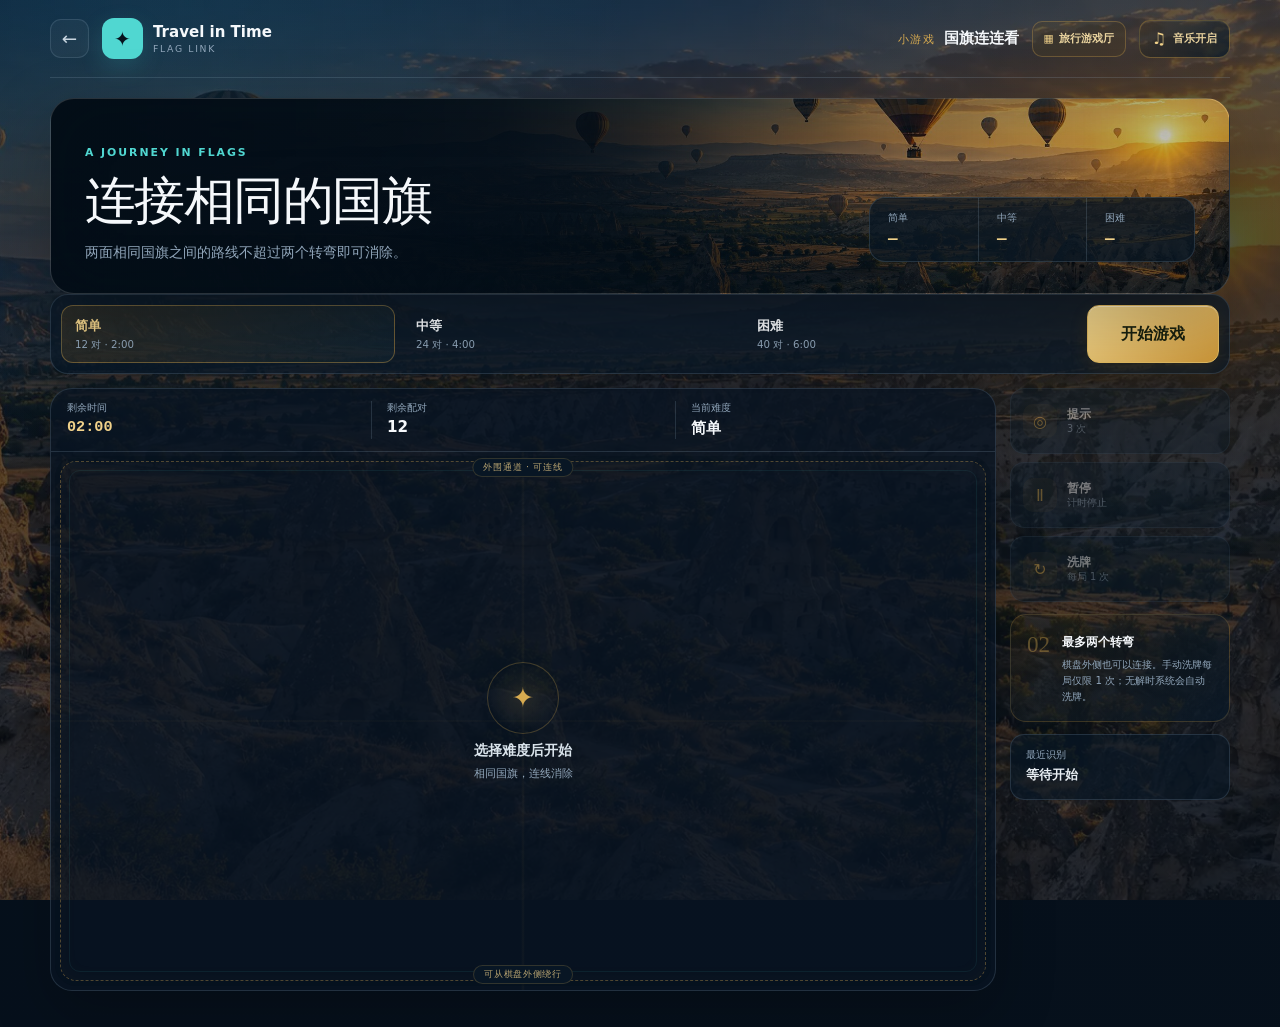
<file: flags.html>
<!doctype html>
<html lang="zh-CN">
  <head>
    <meta charset="UTF-8" />
    <meta name="viewport" content="width=device-width, initial-scale=1.0" />
    <meta name="theme-color" content="#07111d" />
    <meta name="description" content="Travel in Time 国旗连连看：连接相同国旗，挑战三档难度。" />
    <title>国旗连连看 · Travel in Time</title>
    <link rel="stylesheet" href="./flags-game.css?v=11" />
  </head>
  <body>
    <div class="game-shell">
      <header class="game-header">
        <a class="back-link" id="backLink" href="./index.html" aria-label="返回旅行地图">←</a>
        <a class="game-brand" id="brandLink" href="./index.html">
          <span class="brand-gem" aria-hidden="true">✦</span>
          <span><strong>Travel in Time</strong><small>FLAG LINK</small></span>
        </a>
        <div class="header-title"><span>小游戏</span><strong>国旗连连看</strong></div>
        <a class="other-game" id="gameHubLink" href="./games.html?v=2"><span aria-hidden="true">▦</span><b>旅行游戏厅</b></a>
        <button class="sound-toggle" id="soundToggle" type="button" aria-pressed="true" aria-label="关闭游戏声音" title="关闭游戏声音">
          <span aria-hidden="true">♫</span><b>音乐开启</b>
        </button>
      </header>

      <main>
        <section class="game-intro">
          <div>
            <p class="eyebrow">A JOURNEY IN FLAGS</p>
            <h1>连接相同的国旗</h1>
            <p>两面相同国旗之间的路线不超过两个转弯即可消除。</p>
          </div>
          <div class="best-board" aria-label="各难度最佳记录">
            <article><span>简单</span><strong id="bestEasy">—</strong></article>
            <article><span>中等</span><strong id="bestMedium">—</strong></article>
            <article><span>困难</span><strong id="bestHard">—</strong></article>
          </div>
        </section>

        <section class="game-controls" aria-label="游戏设置">
          <div class="difficulty-picker" role="group" aria-label="选择难度">
            <button class="difficulty active" data-level="easy" type="button"><strong>简单</strong><small>12 对 · 2:00</small></button>
            <button class="difficulty" data-level="medium" type="button"><strong>中等</strong><small>24 对 · 4:00</small></button>
            <button class="difficulty" data-level="hard" type="button"><strong>困难</strong><small>40 对 · 6:00</small></button>
          </div>
          <button class="gold-button" id="startBtn" type="button">开始游戏</button>
        </section>

        <section class="play-panel">
          <div class="board-column">
            <div class="game-status" aria-label="游戏状态">
              <div><small>剩余时间</small><strong id="timer">02:00</strong></div>
              <div><small>剩余配对</small><strong id="pairCount">12</strong></div>
              <div><small>当前难度</small><strong id="levelName">简单</strong></div>
            </div>
            <div class="board-frame" id="boardFrame">
              <span class="outer-route-label outer-route-label-top" aria-hidden="true">外围通道 · 可连线</span>
              <span class="outer-route-label outer-route-label-bottom" aria-hidden="true">可从棋盘外侧绕行</span>
              <svg class="path-layer" id="pathLayer" aria-hidden="true"></svg>
              <div class="match-effects" id="matchEffects" aria-hidden="true"></div>
              <div class="game-board empty" id="gameBoard" aria-label="国旗连连看棋盘">
                <div class="board-placeholder"><span>✦</span><strong>选择难度后开始</strong><small>相同国旗，连线消除</small></div>
              </div>
            </div>
          </div>

          <aside class="game-side">
            <div class="side-actions">
              <button id="hintBtn" type="button" disabled><span>◎</span><strong>提示</strong><small id="hintCount">3 次</small></button>
              <button id="pauseBtn" type="button" disabled><span>Ⅱ</span><strong>暂停</strong><small>计时停止</small></button>
              <button id="shuffleBtn" type="button" disabled><span>↻</span><strong>洗牌</strong><small>每局 1 次</small></button>
            </div>
            <div class="rule-card">
              <span class="rule-number">02</span>
              <div><strong>最多两个转弯</strong><p>棋盘外侧也可以连接。手动洗牌每局仅限 1 次；无解时系统会自动洗牌。</p></div>
            </div>
            <div class="last-match" id="lastMatch" aria-live="polite">
              <span>最近识别</span><strong>等待开始</strong>
            </div>
          </aside>
        </section>
      </main>
    </div>

    <div class="game-toast" id="gameToast" role="status" aria-live="polite"></div>
    <dialog id="resultDialog">
      <div class="result-medal" aria-hidden="true">✦</div>
      <p class="eyebrow" id="resultEyebrow">CHALLENGE COMPLETE</p>
      <h2 id="resultTitle">全部完成！</h2>
      <p id="resultText"></p>
      <strong class="result-time" id="resultTime">00:00</strong>
      <div class="result-actions">
        <button class="secondary-button" id="closeResultBtn" type="button">稍后再玩</button>
        <button class="gold-button" id="againBtn" type="button">再来一局</button>
      </div>
    </dialog>

    <script src="./flags-game.js?v=13"></script>
  </body>
</html>
</file>
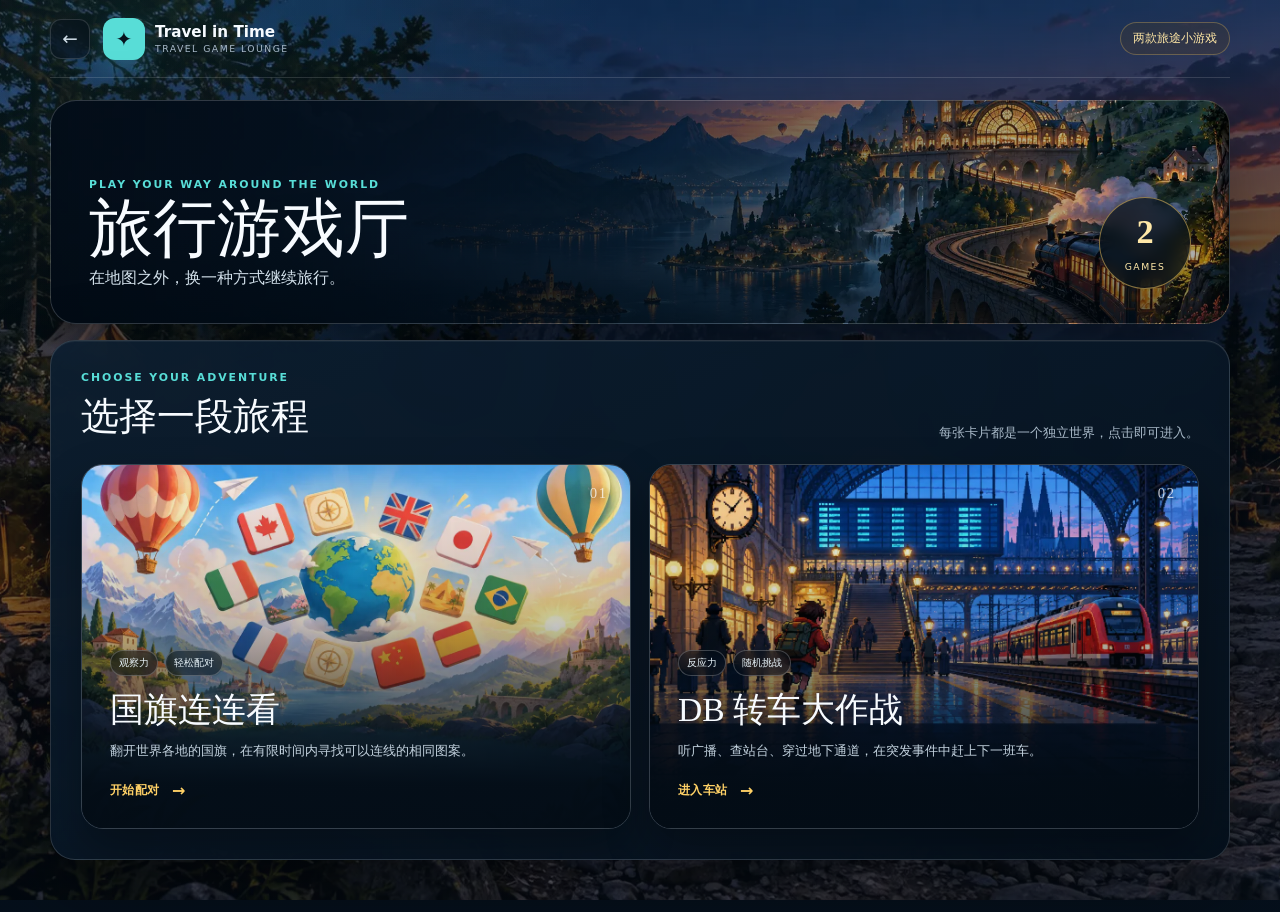
<file: games.html>
<!doctype html>
<html lang="zh-CN">
  <head>
    <meta charset="UTF-8" />
    <meta name="viewport" content="width=device-width, initial-scale=1.0" />
    <meta name="theme-color" content="#07111f" />
    <meta name="description" content="Travel in Time 旅行游戏厅：国旗连连看与 DB 转车大作战。" />
    <title>旅行游戏厅 · Travel in Time</title>
    <link rel="preload" as="image" href="./games-hero-adventure.webp" />
    <link rel="stylesheet" href="./games.css?v=3" />
  </head>
  <body>
    <div class="lounge-shell">
      <header class="lounge-header">
        <a class="back-link" id="backLink" href="./index.html" aria-label="返回旅行地图">←</a>
        <a class="lounge-brand" id="brandLink" href="./index.html">
          <span class="brand-gem" aria-hidden="true">✦</span>
          <span><strong>Travel in Time</strong><small>TRAVEL GAME LOUNGE</small></span>
        </a>
        <span class="header-label">两款旅途小游戏</span>
      </header>

      <main>
        <section class="lounge-hero">
          <div>
            <p class="eyebrow">PLAY YOUR WAY AROUND THE WORLD</p>
            <h1>旅行游戏厅</h1>
            <p>在地图之外，换一种方式继续旅行。</p>
          </div>
          <span class="hero-count"><b>2</b> GAMES</span>
        </section>

        <section class="game-library" aria-labelledby="libraryTitle">
          <div class="library-heading">
            <div>
              <p class="eyebrow">CHOOSE YOUR ADVENTURE</p>
              <h2 id="libraryTitle">选择一段旅程</h2>
            </div>
            <p>每张卡片都是一个独立世界，点击即可进入。</p>
          </div>

          <div class="game-grid">
            <a class="game-card flags-card" id="flagsGame" href="./flags.html?v=14">
              <span class="card-number">01</span>
              <div class="card-copy">
                <div class="card-tags"><span>观察力</span><span>轻松配对</span></div>
                <h3>国旗连连看</h3>
                <p>翻开世界各地的国旗，在有限时间内寻找可以连线的相同图案。</p>
                <strong>开始配对 <i>→</i></strong>
              </div>
            </a>

            <a class="game-card db-card" id="trainGame" href="./train.html?v=3">
              <span class="card-number">02</span>
              <div class="card-copy">
                <div class="card-tags"><span>反应力</span><span>随机挑战</span></div>
                <h3>DB 转车大作战</h3>
                <p>听广播、查站台、穿过地下通道，在突发事件中赶上下一班车。</p>
                <strong>进入车站 <i>→</i></strong>
              </div>
            </a>
          </div>
        </section>
      </main>
    </div>
    <script src="./games.js?v=1"></script>
  </body>
</html>
</file>
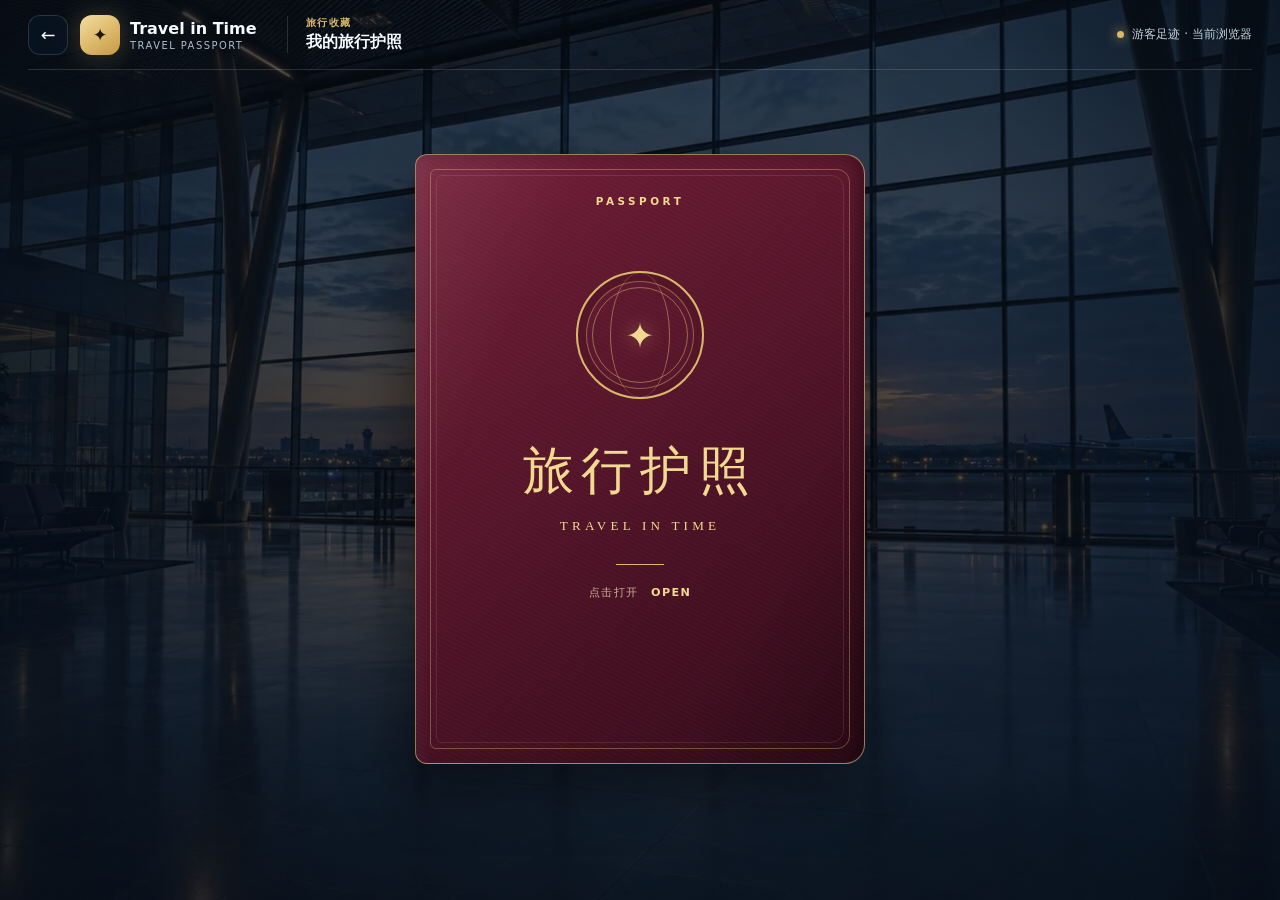
<file: passport.html>
<!doctype html>
<html lang="zh-CN">
  <head>
    <meta charset="UTF-8" />
    <meta name="viewport" content="width=device-width, initial-scale=1.0" />
    <meta name="theme-color" content="#14243a" />
    <meta name="description" content="Travel in Time 旅行护照：把到访过的国家与地区制成可以翻阅的电子护照入境章。" />
    <title>旅行护照 · Travel in Time</title>
    <link rel="preload" as="image" href="./passport-airport-v1.webp" />
    <link rel="stylesheet" href="./passport.css?v=2" />
  </head>
  <body>
    <div class="passport-shell">
      <header class="passport-header">
        <a class="back-link" id="backLink" href="./index.html" aria-label="返回旅行地图">←</a>
        <a class="passport-brand" id="brandLink" href="./index.html">
          <span class="brand-mark" aria-hidden="true">✦</span>
          <span><strong>Travel in Time</strong><small>TRAVEL PASSPORT</small></span>
        </a>
        <div class="header-title"><span>旅行收藏</span><strong>我的旅行护照</strong></div>
        <span class="data-state" id="dataState"><i></i>正在整理足迹</span>
      </header>

      <main class="passport-main">
        <section class="passport-stage" aria-label="可翻页的旅行护照">
          <div class="passport-book" id="passportBook">
            <button class="passport-cover" id="openPassport" type="button" aria-expanded="false">
              <span class="cover-kicker">PASSPORT</span>
              <span class="cover-emblem" aria-hidden="true"><i>✦</i></span>
              <span class="cover-title">旅行护照</span>
              <span class="cover-subtitle">TRAVEL IN TIME</span>
              <span class="cover-rule"></span>
              <span class="cover-open">点击打开 <b>OPEN</b></span>
            </button>

            <div class="book-spread" id="bookSpread" aria-live="polite">
              <article class="passport-page left-page" id="leftPage"></article>
              <span class="book-spine" aria-hidden="true"></span>
              <article class="passport-page right-page" id="rightPage"></article>
              <div class="turn-sheet" id="turnSheet" aria-hidden="true"></div>
            </div>
          </div>

          <nav class="passport-controls" id="passportControls" aria-label="护照翻页控制">
            <button id="prevPage" type="button"><span aria-hidden="true">←</span><b>上一页</b></button>
            <div class="page-status">
              <strong id="chapterLabel">入境签章</strong>
              <span id="pageIndicator">01–02 / 02</span>
            </div>
            <button class="stamp-again" id="replayStamps" type="button"><span aria-hidden="true">◎</span><b>重新盖章</b></button>
            <button id="nextPage" type="button"><b>下一页</b><span aria-hidden="true">→</span></button>
            <button class="close-book" id="closePassport" type="button"><span aria-hidden="true">×</span><b>合上护照</b></button>
          </nav>
        </section>
      </main>
    </div>

    <div class="passport-toast" id="passportToast" role="status" aria-live="polite"></div>
    <script src="./passport.js?v=4"></script>
  </body>
</html>
</file>
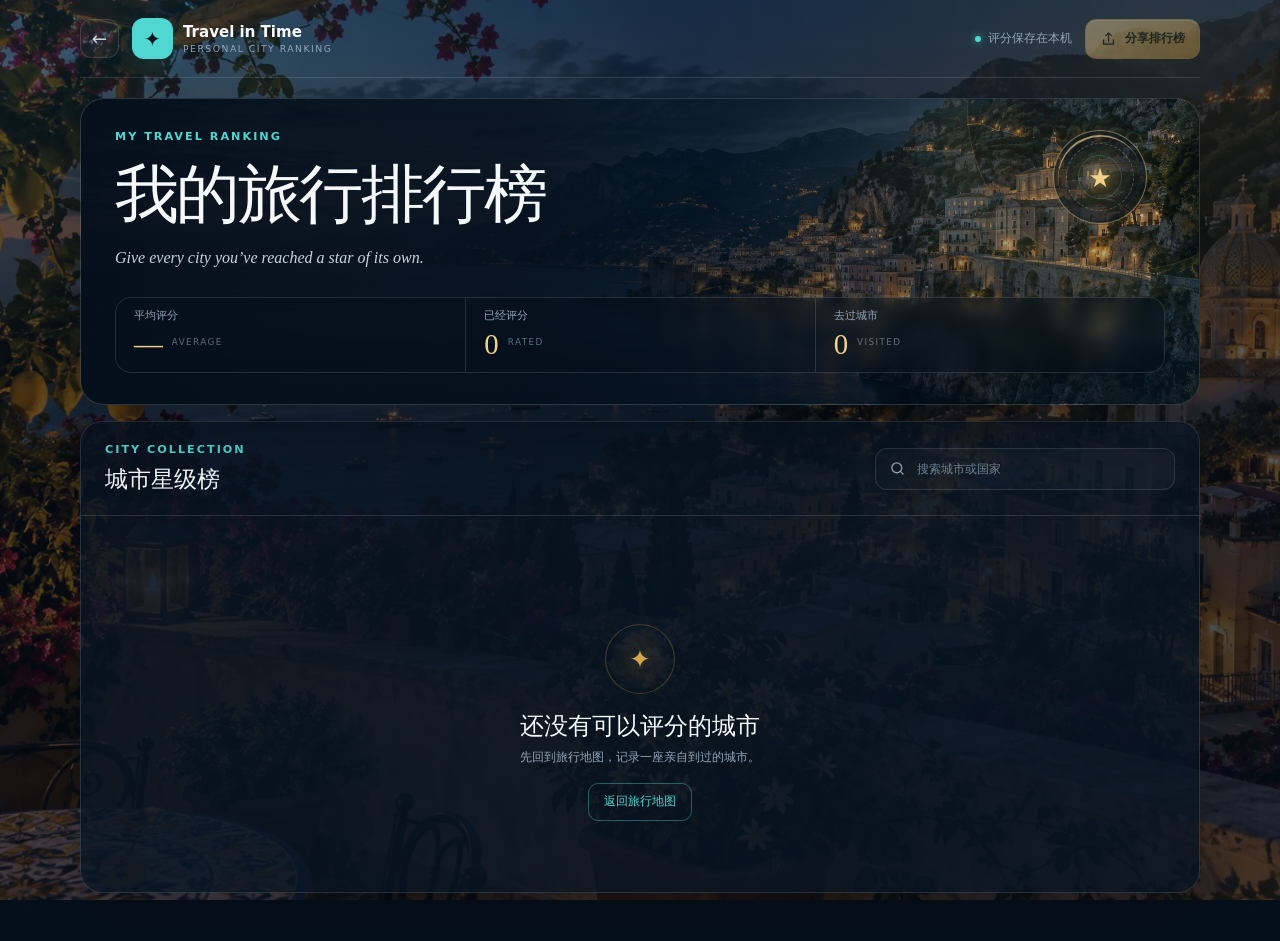
<file: ratings.html>
<!doctype html>
<html lang="zh-CN">
  <head>
    <meta charset="UTF-8" />
    <meta name="viewport" content="width=device-width, initial-scale=1.0" />
    <meta name="theme-color" content="#07111f" />
    <meta name="description" content="Travel in Time 旅行排行榜：为亲自抵达过的城市评分，并生成图片分享。" />
    <title>旅行排行榜 · Travel in Time</title>
    <link rel="stylesheet" href="./ratings.css?v=7" />
  </head>
  <body>
    <div class="ranking-shell">
      <header class="ranking-header">
        <a class="back-link" id="backLink" href="./index.html" aria-label="返回旅行地图">←</a>
        <a class="ranking-brand" id="brandLink" href="./index.html">
          <span class="brand-gem" aria-hidden="true">✦</span>
          <span><strong>Travel in Time</strong><small>PERSONAL CITY RANKING</small></span>
        </a>
        <span class="save-state" id="saveState"><i></i>评分保存在本机</span>
        <button class="share-button" id="shareBtn" type="button" disabled>
          <svg viewBox="0 0 24 24" aria-hidden="true"><path d="M12 16V4m0 0 4 4m-4-4-4 4M5 14v6h14v-6" /></svg>
          <b>分享排行榜</b>
        </button>
      </header>

      <main>
        <section class="ranking-hero">
          <div class="hero-copy">
            <p class="eyebrow">MY TRAVEL RANKING</p>
            <h1>我的旅行排行榜</h1>
            <p>Give every city you’ve reached a star of its own.</p>
          </div>
          <div class="hero-medallion" aria-hidden="true"><span>★</span><i></i></div>
          <div class="summary-grid" aria-label="评分统计">
            <article><small>平均评分</small><strong id="averageRating">—</strong><span>AVERAGE</span></article>
            <article><small>已经评分</small><strong id="ratedCount">0</strong><span>RATED</span></article>
            <article><small>去过城市</small><strong id="cityCount">0</strong><span>VISITED</span></article>
          </div>
        </section>

        <section class="ranking-card">
          <div class="ranking-card-head">
            <div>
              <p class="eyebrow">CITY COLLECTION</p>
              <h2>城市星级榜</h2>
            </div>
            <label class="filter-box">
              <svg viewBox="0 0 24 24" aria-hidden="true"><circle cx="11" cy="11" r="7" /><path d="m20 20-4-4" /></svg>
              <input id="filterInput" type="search" placeholder="搜索城市或国家" />
            </label>
          </div>

          <div class="ranking-list" id="rankingList"></div>
          <div class="empty-state" id="emptyState" hidden>
            <span>✦</span>
            <h2>还没有可以评分的城市</h2>
            <p>先回到旅行地图，记录一座亲自到过的城市。</p>
            <a id="emptyBackLink" href="./index.html">返回旅行地图</a>
          </div>
        </section>
      </main>
    </div>

    <div class="toast" id="toast" role="status" aria-live="polite"></div>

    <dialog class="share-dialog" id="shareDialog" aria-labelledby="shareDialogTitle">
      <div class="share-dialog-card">
        <div class="share-dialog-head">
          <div>
            <p class="eyebrow">SHARE YOUR JOURNEY</p>
            <h2 id="shareDialogTitle">分享旅行排行榜</h2>
          </div>
          <form method="dialog"><button class="share-close" type="submit" aria-label="关闭分享预览">×</button></form>
        </div>
        <div class="share-preview"><img id="sharePreview" alt="旅行排行榜分享图片预览" /></div>
        <p class="share-tip">微信粘贴图片可能显示空白。建议先保存图片，再从微信选择图片或文件发送；手机上也可以长按上方图片保存到相册。</p>
        <div class="share-actions">
          <button class="share-save" id="downloadShareBtn" type="button">保存图片（推荐）</button>
          <button class="share-native" id="nativeShareBtn" type="button">系统分享</button>
        </div>
      </div>
    </dialog>

    <script src="./ratings.js?v=5"></script>
  </body>
</html>
</file>
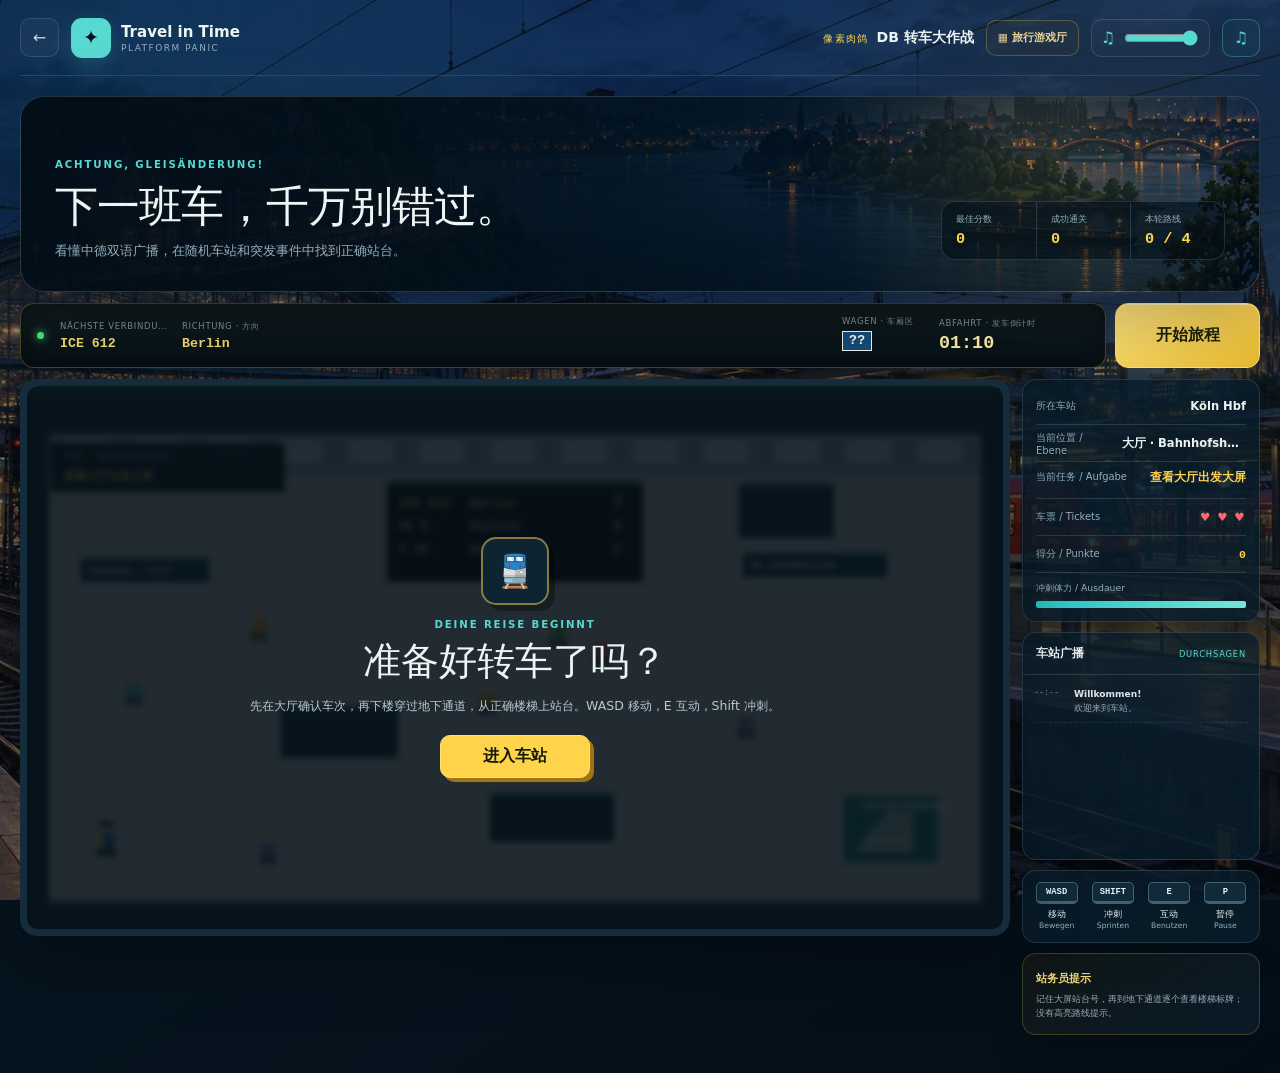
<file: train.html>
<!doctype html>
<html lang="zh-CN">
  <head>
    <meta charset="UTF-8" />
    <meta name="viewport" content="width=device-width, initial-scale=1.0" />
    <meta name="theme-color" content="#06131e" />
    <meta name="description" content="Travel in Time：像素风 DB 随机车站转车肉鸽游戏。看懂中德双语提示，在突发事件中赶上下一班车。" />
    <title>DB 转车大作战 · Travel in Time</title>
    <link rel="stylesheet" href="./train-game.css?v=10" />
  </head>
  <body>
    <div class="train-shell">
      <header class="train-header">
        <a class="back-link" id="backLink" href="./index.html" aria-label="返回旅行地图">←</a>
        <a class="train-brand" id="brandLink" href="./index.html">
          <span class="brand-gem" aria-hidden="true">✦</span>
          <span><strong>Travel in Time</strong><small>PLATFORM PANIC</small></span>
        </a>
        <div class="header-title"><span>像素肉鸽</span><strong>DB 转车大作战</strong></div>
        <a class="other-game" id="gameHubLink" href="./games.html?v=2">▦ 旅行游戏厅</a>
        <label class="volume-control" title="音乐音量">
          <span aria-hidden="true">♫</span>
          <input id="volumeSlider" type="range" min="0" max="100" value="100" aria-label="音乐音量" />
        </label>
        <button class="sound-toggle" id="soundToggle" type="button" aria-pressed="true" aria-label="关闭音乐" title="关闭音乐">♫</button>
      </header>

      <main>
        <section class="hero-strip">
          <div>
            <p class="eyebrow">ACHTUNG, GLEISÄNDERUNG!</p>
            <h1>下一班车，千万别错过。</h1>
            <p>看懂中德双语广播，在随机车站和突发事件中找到正确站台。</p>
          </div>
          <div class="run-records" aria-label="游戏记录">
            <article><span>最佳分数</span><strong id="bestScore">0</strong></article>
            <article><span>成功通关</span><strong id="winCount">0</strong></article>
            <article><span>本轮路线</span><strong id="routeProgress">0 / 4</strong></article>
          </div>
        </section>

        <section class="mission-bar" aria-label="当前任务">
          <div class="departure-board">
            <span class="board-led" aria-hidden="true"></span>
            <div><small>NÄCHSTE VERBINDUNG · 下一程</small><strong id="trainName">ICE 0</strong></div>
            <div><small>RICHTUNG · 方向</small><strong id="destination">等待发车</strong></div>
            <div><small>WAGEN · 车厢区</small><strong id="platform">—</strong></div>
            <div><small>ABFAHRT · 发车倒计时</small><strong class="countdown" id="countdown">00:00</strong></div>
          </div>
          <button class="start-button" id="startButton" type="button">开始旅程</button>
        </section>

        <section class="game-layout">
          <div class="screen-column">
            <div class="pixel-frame" id="pixelFrame">
              <canvas id="gameCanvas" width="960" height="540" aria-label="DB 车站转车游戏画面"></canvas>
              <div class="crt-lines" aria-hidden="true"></div>
              <div class="event-banner" id="eventBanner" aria-live="assertive">
                <small id="eventGerman">BETRIEBSMELDUNG</small>
                <strong id="eventChinese">运行通知</strong>
              </div>
              <div class="screen-overlay show" id="screenOverlay">
                <span class="overlay-icon" id="overlayIcon" aria-hidden="true">🚆</span>
                <p class="eyebrow" id="overlayEyebrow">DEINE REISE BEGINNT</p>
                <h2 id="overlayTitle">准备好转车了吗？</h2>
                <p id="overlayText">先在大厅确认车次，再下楼穿过地下通道，从正确楼梯上站台。WASD 移动，E 互动，Shift 冲刺。</p>
                <button id="overlayButton" type="button">进入车站</button>
              </div>
              <div class="upgrade-overlay" id="upgradeOverlay" hidden>
                <p class="eyebrow">REISEPROVIANT · 选择一项升级</p>
                <h2>下一站之前，带上什么？</h2>
                <div class="upgrade-grid" id="upgradeGrid"></div>
              </div>
            </div>

            <div class="touch-controls" aria-label="触屏方向控制">
              <button data-key="up" type="button" aria-label="向上">▲</button>
              <button data-key="left" type="button" aria-label="向左">◀</button>
              <button data-key="down" type="button" aria-label="向下">▼</button>
              <button data-key="right" type="button" aria-label="向右">▶</button>
              <button class="dash-key" data-key="dash" type="button" aria-label="冲刺">冲刺</button>
              <button class="interact-key" data-key="interact" type="button" aria-label="互动">互动</button>
            </div>
          </div>

          <aside class="game-side">
            <section class="status-card">
              <div class="status-row"><span>所在车站</span><strong id="stationName">—</strong></div>
              <div class="status-row"><span>当前位置 / Ebene</span><strong id="floorName">大厅</strong></div>
              <div class="status-row objective-row"><span>当前任务 / Aufgabe</span><strong id="objectiveText">查看出发大屏</strong></div>
              <div class="status-row"><span>车票 / Tickets</span><strong id="lives">♥ ♥ ♥</strong></div>
              <div class="status-row"><span>得分 / Punkte</span><strong id="score">0</strong></div>
              <div class="stamina-wrap"><span>冲刺体力 / Ausdauer</span><i><b id="staminaBar"></b></i></div>
            </section>

            <section class="event-log-card">
              <div class="card-heading"><span>车站广播</span><small>DURCHSAGEN</small></div>
              <ol class="event-log" id="eventLog" aria-live="polite">
                <li><time>--:--</time><p><b>Willkommen!</b><span>欢迎来到车站。</span></p></li>
              </ol>
            </section>

            <section class="controls-card">
              <div><kbd>WASD</kbd><span>移动<br /><small>Bewegen</small></span></div>
              <div><kbd>SHIFT</kbd><span>冲刺<br /><small>Sprinten</small></span></div>
              <div><kbd>E</kbd><span>互动<br /><small>Benutzen</small></span></div>
              <div><kbd>P</kbd><span>暂停<br /><small>Pause</small></span></div>
            </section>

            <section class="tips-card">
              <strong>站务员提示</strong>
              <p id="stationTip">记住大屏站台号，再到地下通道逐个查看楼梯标牌；没有高亮路线提示。</p>
            </section>
          </aside>
        </section>
      </main>
    </div>

    <div class="game-toast" id="gameToast" role="status" aria-live="polite"></div>
    <script src="./train-game.js?v=11"></script>
  </body>
</html>
</file>
<file: flags-game.css>
:root {
  color-scheme: dark;
  --ink: #07111d;
  --panel: #0b1b2c;
  --panel-2: #10243a;
  --line: rgba(157,184,205,.18);
  --text: #f5f8fb;
  --muted: #91a6ba;
  --gold: #d6aa50;
  --gold-bright: #f1d28a;
  --cyan: #50d7d1;
  --coral: #ff8073;
}
* { box-sizing: border-box; }
html { min-height: 100%; background: var(--ink); }
body {
  min-height: 100vh; margin: 0; color: var(--text); background:
    radial-gradient(circle at 12% 2%, rgba(56,163,173,.09), transparent 30rem),
    radial-gradient(circle at 92% 12%, rgba(255,186,82,.08), transparent 28rem),
    linear-gradient(145deg, rgba(5,15,27,.6), rgba(6,16,27,.76)),
    url("./background-flags-v3.webp") center / cover fixed no-repeat;
  font-family: Inter, ui-sans-serif, system-ui, -apple-system, BlinkMacSystemFont, "Segoe UI", "Microsoft YaHei", sans-serif;
}
button, a { font: inherit; }
button { color: inherit; }
.game-shell { width: min(1180px, calc(100% - 32px)); margin: 0 auto; padding-bottom: 36px; }
.game-header { height: 78px; display: flex; align-items: center; gap: 13px; border-bottom: 1px solid var(--line); }
.back-link { width: 39px; height: 39px; display: grid; place-items: center; border: 1px solid var(--line); border-radius: 11px; color: #c8d5df; text-decoration: none; background: rgba(255,255,255,.035); font-size: 1.15rem; }
.back-link:hover { color: #fff; border-color: rgba(214,170,80,.55); }
.game-brand { display: inline-flex; align-items: center; gap: 10px; color: inherit; text-decoration: none; }
.brand-gem { width: 41px; height: 41px; display: grid; place-items: center; border-radius: 12px; color: #06131d; background: var(--cyan); box-shadow: 0 8px 24px rgba(80,215,209,.16); font-size: 1.25rem; }
.game-brand strong, .game-brand small { display: block; }
.game-brand strong { font-size: .94rem; }
.game-brand small { margin-top: 2px; color: var(--muted); font-size: .58rem; letter-spacing: .18em; }
.header-title { margin-left: auto; display: flex; align-items: baseline; gap: 8px; }
.header-title span { color: var(--gold); font-size: .68rem; letter-spacing: .14em; }
.header-title strong { font-size: .92rem; }
.other-game { min-height: 36px; display: inline-flex; align-items: center; gap: 5px; padding: 0 11px; border: 1px solid rgba(214,170,80,.3); border-radius: 10px; color: #ead49f; text-decoration: none; background: rgba(131,91,7,.1); font-size: .67rem; font-weight: 750; white-space: nowrap; }
.other-game:hover { border-color: rgba(214,170,80,.62); color: #fff2c4; background: rgba(131,91,7,.18); }
.other-game span { color: var(--gold-bright); }
.sound-toggle { min-height: 38px; display: inline-flex; align-items: center; gap: 7px; padding: 0 12px; border: 1px solid rgba(214,170,80,.32); border-radius: 11px; color: #ead49f; background: linear-gradient(145deg, rgba(88,60,18,.2), rgba(9,25,40,.82)); box-shadow: inset 0 1px 0 rgba(255,255,255,.05); cursor: pointer; }
.sound-toggle span { color: var(--gold-bright); font-size: 1rem; line-height: 1; }
.sound-toggle b { font-size: .68rem; font-weight: 700; }
.sound-toggle:hover { border-color: rgba(214,170,80,.6); background: linear-gradient(145deg, rgba(109,73,20,.27), rgba(12,31,49,.92)); }
.sound-toggle.muted { color: var(--muted); border-color: var(--line); background: rgba(255,255,255,.025); }
.sound-toggle.muted span { color: var(--muted); }
.sound-toggle:disabled { opacity: .4; cursor: default; }
.game-intro {
  position: relative; overflow: hidden; min-height: 196px; display: grid; grid-template-columns: 1fr auto; gap: 30px; align-items: end;
  margin-top: 20px; padding: 31px 34px; border: 1px solid rgba(255,255,255,.15); border-radius: 24px;
  background:
    linear-gradient(90deg, rgba(4,14,24,.96) 0%, rgba(4,14,24,.88) 38%, rgba(4,14,24,.42) 72%, rgba(4,14,24,.2) 100%),
    linear-gradient(0deg, rgba(4,14,24,.48), transparent 54%),
    url("./game-hero-cappadocia.jpg") center 56% / cover no-repeat;
  box-shadow: 0 25px 70px rgba(0,0,0,.25), inset 0 0 60px rgba(4,14,24,.18);
}
.game-intro > * { position: relative; z-index: 1; }
.eyebrow { margin: 0 0 8px; color: var(--cyan); font-size: .68rem; font-weight: 800; letter-spacing: .18em; }
.game-intro h1 { margin: 0 0 8px; font-family: Georgia, "Times New Roman", serif; font-size: clamp(2rem, 4vw, 3.2rem); font-weight: 500; letter-spacing: -.03em; }
.game-intro p:last-child { margin: 0; color: var(--muted); font-size: .86rem; }
.best-board { display: grid; grid-template-columns: repeat(3, minmax(105px, 1fr)); overflow: hidden; border: 1px solid var(--line); border-radius: 16px; background: rgba(8,22,36,.74); }
.best-board article { min-width: 108px; padding: 13px 18px; border-left: 1px solid var(--line); }
.best-board article:first-child { border-left: 0; }
.best-board span, .best-board strong { display: block; }
.best-board span { color: var(--muted); font-size: .65rem; }
.best-board strong { margin-top: 5px; color: var(--gold-bright); font-family: ui-monospace, SFMono-Regular, Menlo, monospace; font-size: 1rem; }
.game-controls { display: flex; align-items: stretch; gap: 10px; padding: 10px; border: 1px solid var(--line); border-radius: 18px; background: rgba(9,24,39,.72); box-shadow: 0 18px 45px rgba(0,0,0,.18); }
.difficulty-picker { flex: 1; display: grid; grid-template-columns: repeat(3, 1fr); gap: 7px; }
.difficulty { min-height: 58px; padding: 9px 13px; text-align: left; border: 1px solid transparent; border-radius: 12px; background: transparent; cursor: pointer; }
.difficulty strong, .difficulty small { display: block; }
.difficulty strong { font-size: .82rem; }
.difficulty small { margin-top: 3px; color: var(--muted); font-size: .64rem; }
.difficulty:hover { background: rgba(255,255,255,.035); }
.difficulty.active { border-color: rgba(214,170,80,.4); background: linear-gradient(135deg, rgba(179,119,27,.17), rgba(33,77,92,.13)); }
.difficulty.active strong { color: var(--gold-bright); }
.gold-button, .secondary-button { border-radius: 12px; cursor: pointer; font-weight: 760; }
.gold-button { min-width: 132px; border: 1px solid #deb75f; color: #18200f; background: linear-gradient(145deg, #f3d991, #c99437); box-shadow: inset 0 1px 0 rgba(255,255,255,.45), 0 7px 18px rgba(151,95,14,.16); }
.gold-button:hover { filter: brightness(1.06); }
.play-panel { display: grid; grid-template-columns: minmax(0, 1fr) 220px; gap: 14px; margin-top: 14px; }
.board-column { min-width: 0; border: 1px solid var(--line); border-radius: 22px; background: rgba(8,21,35,.76); box-shadow: 0 24px 60px rgba(0,0,0,.22); }
.game-status { display: grid; grid-template-columns: repeat(3, 1fr); padding: 12px 16px; border-bottom: 1px solid var(--line); }
.game-status > div { padding: 0 15px; border-left: 1px solid var(--line); }
.game-status > div:first-child { padding-left: 0; border-left: 0; }
.game-status small, .game-status strong { display: block; }
.game-status small { color: var(--muted); font-size: .62rem; }
.game-status strong { margin-top: 3px; font-size: .95rem; }
#timer { color: var(--gold-bright); font-family: ui-monospace, SFMono-Regular, Menlo, monospace; }
#timer.danger { color: var(--coral); animation: pulse .8s ease-in-out infinite alternate; }
.board-frame {
  --edge: 29px;
  position: relative;
  min-height: 520px;
  display: grid;
  place-items: center;
  padding: var(--edge);
  overflow: hidden;
  background:
    linear-gradient(90deg, transparent 49.8%, rgba(214,170,80,.045) 50%, transparent 50.2%),
    linear-gradient(transparent 49.8%, rgba(214,170,80,.045) 50%, transparent 50.2%);
}
.board-frame::before {
  content: "";
  position: absolute;
  z-index: 0;
  inset: 9px;
  border: 1px dashed rgba(214,170,80,.35);
  border-radius: 16px;
  box-shadow: inset 0 0 22px rgba(214,170,80,.035), 0 0 0 5px rgba(4,14,24,.23);
  pointer-events: none;
}
.board-frame::after {
  content: "";
  position: absolute;
  z-index: 0;
  inset: 18px;
  border: 1px solid rgba(80,215,209,.08);
  border-radius: 11px;
  pointer-events: none;
}
.outer-route-label {
  position: absolute;
  z-index: 3;
  left: 50%;
  translate: -50% 0;
  padding: 2px 10px;
  border: 1px solid rgba(214,170,80,.2);
  border-radius: 999px;
  color: rgba(241,210,138,.75);
  background: #081624;
  font-size: .58rem;
  letter-spacing: .08em;
  pointer-events: none;
}
.outer-route-label-top { top: 6px; }
.outer-route-label-bottom { bottom: 6px; }
.game-board {
  --cols: 4;
  position: relative;
  z-index: 1;
  width: 100%;
  display: grid;
  grid-template-columns: repeat(var(--cols), minmax(0, 1fr));
  gap: clamp(8px, .85vw, 12px);
}
.game-board.empty { min-height: 480px; place-items: center; grid-template-columns: 1fr; }
.board-placeholder { display: grid; justify-items: center; gap: 7px; color: var(--muted); text-align: center; }
.board-placeholder span { width: 72px; height: 72px; display: grid; place-items: center; border: 1px solid rgba(214,170,80,.27); border-radius: 50%; color: var(--gold); background: radial-gradient(circle, rgba(214,170,80,.12), transparent 70%); font-size: 1.7rem; }
.board-placeholder strong { color: #d9e3eb; font-size: .9rem; }
.board-placeholder small { font-size: .68rem; }
.flag-tile {
  position: relative;
  aspect-ratio: 4 / 3;
  min-width: 0;
  padding: clamp(5px, .65vw, 8px);
  border: 1px solid rgba(190,155,88,.5);
  border-radius: clamp(8px, .85vw, 12px);
  background:
    linear-gradient(145deg, rgba(48,66,78,.98), rgba(14,29,42,.98) 55%, rgba(5,16,27,.99));
  box-shadow:
    inset 0 2px 0 rgba(255,255,255,.16),
    inset 2px 0 0 rgba(255,255,255,.06),
    inset -2px -3px 0 rgba(0,0,0,.32),
    0 6px 0 #020b13,
    0 9px 16px rgba(0,0,0,.42);
  cursor: pointer;
  transform: translateY(-3px);
  transition: transform .1s ease, border-color .12s ease, opacity .2s ease, filter .12s ease, box-shadow .12s ease;
  -webkit-tap-highlight-color: transparent;
}
.flag-tile::before {
  content: "";
  position: absolute;
  z-index: 2;
  inset: 5px;
  border-radius: clamp(4px, .55vw, 8px);
  background: linear-gradient(135deg, rgba(255,255,255,.2), transparent 23%, transparent 72%, rgba(0,0,0,.18));
  pointer-events: none;
}
.flag-tile::after {
  content: "";
  position: absolute;
  z-index: 3;
  inset: 3px;
  border: 1px solid rgba(255,224,158,.24);
  border-radius: calc(clamp(8px, .85vw, 12px) - 2px);
  pointer-events: none;
}
.flag-art {
  position: relative;
  z-index: 1;
  width: 100%;
  height: 100%;
  display: block;
  overflow: hidden;
  border: 1px solid rgba(0,0,0,.48);
  border-radius: clamp(4px, .55vw, 8px);
  background: linear-gradient(145deg, #eef2f4, #c9d1d6);
  box-shadow: inset 0 0 10px rgba(0,0,0,.2), 0 1px 0 rgba(255,255,255,.1);
  filter: saturate(.96) contrast(1.04);
}
.flag-tile:hover { transform: translateY(-5px); border-color: rgba(231,192,112,.78); filter: brightness(1.08); }
.flag-tile:active { transform: translateY(3px) scale(.985); box-shadow: inset 0 2px 5px rgba(0,0,0,.34), 0 1px 0 #020b13, 0 3px 8px rgba(0,0,0,.3); }
.flag-tile.selected {
  transform: translateY(2px) scale(.98);
  border-color: var(--gold-bright);
  box-shadow: inset 0 2px 5px rgba(0,0,0,.35), 0 1px 0 #020b13, 0 0 0 3px rgba(214,170,80,.18), 0 0 22px rgba(214,170,80,.32);
}
.flag-tile.selected .flag-art { filter: saturate(1.12) brightness(1.06); }
.flag-tile.hint { animation: hint 650ms ease-in-out 2; border-color: var(--cyan); }
.flag-tile.wrong { animation: shake 280ms ease; border-color: var(--coral); }
.flag-tile.matched { opacity: 0; transform: scale(.72); pointer-events: none; }
.flag-tile.clearing { z-index: 5; pointer-events: none; animation: tile-clear 420ms cubic-bezier(.2,.8,.25,1) forwards; }
.flag-tile.clearing .flag-art { animation: flag-flash 420ms ease-out forwards; }
.path-layer { position: absolute; z-index: 6; inset: 0; width: 100%; height: 100%; pointer-events: none; overflow: visible; }
.path-layer path { fill: none; stroke-linecap: round; stroke-linejoin: round; }
.path-glow { stroke: rgba(214,170,80,.28); stroke-width: 12; filter: blur(3px) drop-shadow(0 0 9px rgba(80,215,209,.42)); }
.path-ribbon { stroke: url(#matchPathGradient); stroke-width: 4.5; filter: drop-shadow(0 0 5px rgba(241,210,138,.85)); stroke-dasharray: 14 8; animation: route-flow 470ms linear infinite; }
.path-highlight { stroke: rgba(255,248,218,.92); stroke-width: 1.2; stroke-dasharray: 2 12; animation: route-flow 340ms linear infinite reverse; }
.path-node { fill: #fff3c5; stroke: #d6aa50; stroke-width: 2; filter: drop-shadow(0 0 6px rgba(241,210,138,.95)); animation: path-node-pulse 420ms ease-in-out infinite alternate; }
.path-runner { fill: #fff; stroke: #50d7d1; stroke-width: 2; filter: drop-shadow(0 0 7px rgba(80,215,209,.95)); }
.match-effects { position: absolute; z-index: 7; inset: 0; overflow: hidden; pointer-events: none; }
.match-particle { --dx: 0px; --dy: 0px; --delay: 0ms; position: absolute; width: 5px; height: 5px; margin: -2.5px 0 0 -2.5px; border-radius: 50%; background: #f4d890; box-shadow: 0 0 7px rgba(244,216,144,.9); opacity: 0; animation: particle-burst 540ms cubic-bezier(.17,.67,.24,1) var(--delay) forwards; }
.match-particle:nth-child(3n) { width: 3px; height: 3px; background: #fff7d5; }
.match-particle:nth-child(3n + 2) { background: #50d7d1; box-shadow: 0 0 8px rgba(80,215,209,.88); }
.game-side { display: grid; align-content: start; gap: 12px; }
.side-actions { display: grid; gap: 8px; }
.side-actions button { min-height: 66px; display: grid; grid-template-columns: 34px 1fr; grid-template-rows: auto auto; column-gap: 10px; align-items: center; padding: 9px 12px; text-align: left; border: 1px solid var(--line); border-radius: 14px; background: rgba(11,29,46,.8); cursor: pointer; }
.side-actions button:disabled { opacity: .42; cursor: default; }
.side-actions button:not(:disabled):hover { border-color: rgba(214,170,80,.46); background: rgba(16,39,58,.95); }
.side-actions button > span { grid-row: 1 / 3; display: grid; place-items: center; width: 34px; height: 34px; border-radius: 10px; color: var(--gold); background: rgba(214,170,80,.09); }
.side-actions strong { align-self: end; font-size: .78rem; }
.side-actions small { align-self: start; color: var(--muted); font-size: .61rem; }
.rule-card { position: relative; overflow: hidden; display: flex; gap: 12px; padding: 16px; border: 1px solid rgba(214,170,80,.2); border-radius: 16px; background: linear-gradient(145deg, rgba(128,83,16,.11), rgba(9,24,39,.82)); }
.rule-number { color: rgba(214,170,80,.38); font-family: Georgia, serif; font-size: 1.45rem; }
.rule-card strong { font-size: .75rem; }
.rule-card p { margin: 6px 0 0; color: var(--muted); font-size: .64rem; line-height: 1.55; }
.last-match { min-height: 66px; display: grid; align-content: center; padding: 12px 15px; border: 1px solid var(--line); border-radius: 14px; background: rgba(9,24,39,.65); }
.last-match span, .last-match strong { display: block; }
.last-match span { color: var(--muted); font-size: .61rem; }
.last-match strong { margin-top: 5px; color: #e7edf2; font-size: .8rem; }
.game-toast { position: fixed; z-index: 20; left: 50%; bottom: 24px; translate: -50% 16px; padding: 10px 15px; border: 1px solid rgba(214,170,80,.28); border-radius: 11px; color: #f6ecd1; background: rgba(4,14,24,.93); box-shadow: 0 12px 35px rgba(0,0,0,.35); opacity: 0; pointer-events: none; transition: .2s ease; font-size: .76rem; }
.game-toast.show { translate: -50% 0; opacity: 1; }
dialog { width: min(390px, calc(100% - 32px)); padding: 27px; text-align: center; border: 1px solid rgba(214,170,80,.38); border-radius: 20px; color: var(--text); background: linear-gradient(155deg, #10243a, #071522); box-shadow: 0 28px 90px rgba(0,0,0,.6); }
dialog::backdrop { background: rgba(1,8,14,.74); backdrop-filter: blur(4px); }
.result-medal { width: 64px; height: 64px; display: grid; place-items: center; margin: 0 auto 15px; border: 1px solid #d9ad54; border-radius: 50%; color: #f4d890; background: radial-gradient(circle, rgba(214,170,80,.2), rgba(64,41,7,.3)); font-size: 1.6rem; box-shadow: 0 0 24px rgba(214,170,80,.12); }
dialog h2 { margin: 0 0 7px; font-family: Georgia, "Times New Roman", serif; font-size: 1.65rem; font-weight: 500; }
dialog > p:not(.eyebrow) { margin: 0; color: var(--muted); font-size: .78rem; line-height: 1.55; }
.result-time { display: block; margin: 16px 0; color: var(--gold-bright); font-family: ui-monospace, SFMono-Regular, Menlo, monospace; font-size: 2rem; }
.result-actions { display: grid; grid-template-columns: 1fr 1fr; gap: 9px; }
.result-actions button { min-height: 43px; }
.secondary-button { border: 1px solid var(--line); color: #d5e0e8; background: rgba(255,255,255,.035); }
@keyframes hint { 50% { transform: translateY(-3px) scale(.96); box-shadow: 0 0 0 3px rgba(80,215,209,.18), 0 0 20px rgba(80,215,209,.22); } }
@keyframes shake { 25% { transform: translateX(-4px); } 75% { transform: translateX(4px); } }
@keyframes pulse { to { opacity: .58; } }
@keyframes tile-clear {
  0% { transform: translateY(2px) scale(.98); opacity: 1; box-shadow: 0 0 0 2px rgba(214,170,80,.18), 0 0 14px rgba(214,170,80,.3); }
  38% { transform: translateY(-5px) scale(1.07); opacity: 1; filter: brightness(1.38) saturate(1.12); box-shadow: 0 0 0 4px rgba(241,210,138,.2), 0 0 30px rgba(80,215,209,.38); }
  100% { transform: translateY(1px) scale(.58) rotate(3deg); opacity: 0; filter: brightness(1.65); }
}
@keyframes flag-flash { 42% { filter: saturate(1.2) brightness(1.5); } 100% { filter: saturate(.8) brightness(1.8); } }
@keyframes route-flow { to { stroke-dashoffset: -44; } }
@keyframes path-node-pulse { to { r: 5; opacity: .72; } }
@keyframes particle-burst {
  0% { opacity: 0; transform: translate(0,0) scale(.2); }
  18% { opacity: 1; }
  100% { opacity: 0; transform: translate(var(--dx),var(--dy)) scale(.15); }
}
@media (max-width: 760px) {
  .other-game b { display: none; }
  .other-game { width: 39px; min-width: 39px; padding: 0; justify-content: center; font-size: .9rem; }
  .game-intro { grid-template-columns: 1fr; gap: 18px; align-items: start; }
  .best-board { width: 100%; }
  .play-panel { grid-template-columns: 1fr; }
  .game-side { grid-template-columns: 1fr; }
  .side-actions { grid-template-columns: repeat(3, 1fr); }
  .side-actions button { min-height: 58px; grid-template-columns: 1fr; grid-template-rows: auto auto; justify-items: center; text-align: center; gap: 2px; padding: 7px 4px; }
  .side-actions button > span { grid-row: auto; width: 27px; height: 27px; }
  .side-actions small { display: none; }
  .board-frame { --edge: 23px; min-height: 390px; }
  .game-board.empty { min-height: 350px; }
}
@media (max-width: 520px) {
  .game-shell { width: min(100% - 20px, 1180px); }
  .game-header { height: 67px; }
  .game-brand strong { font-size: .82rem; }
  .game-brand small, .header-title { display: none; }
  .other-game { margin-left: auto; }
  .header-title strong { font-size: .78rem; }
  .sound-toggle { width: 39px; min-width: 39px; padding: 0; justify-content: center; }
  .sound-toggle b { display: none; }
  .game-intro { min-height: 0; margin-top: 12px; padding: 23px 17px 18px; border-radius: 18px; background-position: 64% center; }
  .game-intro h1 { font-size: 2rem; }
  .game-intro p:last-child { font-size: .75rem; line-height: 1.5; }
  .best-board article { min-width: 0; padding: 10px; }
  .game-controls { display: grid; }
  .difficulty { padding: 8px; }
  .difficulty small { font-size: .56rem; }
  .gold-button { min-height: 45px; }
  .game-status { padding: 10px 12px; }
  .game-status > div { padding: 0 9px; }
  .board-frame { --edge: 17px; min-height: 350px; padding: var(--edge); }
  .board-frame::before { inset: 4px; border-radius: 9px; }
  .board-frame::after { inset: 10px; border-radius: 7px; }
  .outer-route-label { padding: 1px 7px; font-size: .5rem; }
  .outer-route-label-top { top: 1px; }
  .outer-route-label-bottom { bottom: 1px; }
  .game-board { gap: 6px; }
  .game-board.empty { min-height: 330px; }
  .flag-tile { padding: 3px; border-radius: 6px; box-shadow: inset 0 1px 0 rgba(255,255,255,.14), inset -1px -2px 0 rgba(0,0,0,.3), 0 4px 0 #020b13, 0 6px 9px rgba(0,0,0,.38); }
  .flag-tile::before { inset: 3px; border-radius: 4px; }
  .flag-tile::after { inset: 1px; border-radius: 5px; }
  .flag-art { border-radius: 4px; }
  .rule-card { display: none; }
}
@media (prefers-reduced-motion: reduce) {
  *, *::before, *::after { scroll-behavior: auto !important; animation-duration: .01ms !important; transition-duration: .01ms !important; }
}
</file>
<file: games.css>
:root {
  color-scheme: dark;
  --ink: #06111e;
  --text: #f7fbff;
  --muted: #a9bac9;
  --cyan: #58ddd7;
  --gold: #ffd166;
  --line: rgba(255,255,255,.14);
}
* { box-sizing: border-box; }
html { min-width: 320px; background: var(--ink); }
body {
  min-width: 320px; min-height: 100vh; margin: 0; color: var(--text);
  background:
    radial-gradient(circle at 10% 0%, rgba(73,214,209,.1), transparent 30rem),
    linear-gradient(145deg, rgba(3,12,22,.48), rgba(5,15,26,.68)),
    url("./background-games-v3.webp") center / cover fixed no-repeat;
  font-family: Inter, "Noto Sans SC", "PingFang SC", "Microsoft YaHei", system-ui, sans-serif;
}
a { color: inherit; }
.lounge-shell { width: min(1180px, calc(100% - 32px)); margin: 0 auto; padding-bottom: 52px; }
.lounge-header { height: 78px; display: flex; align-items: center; gap: 13px; border-bottom: 1px solid var(--line); }
.back-link { width: 40px; height: 40px; display: grid; place-items: center; flex: 0 0 auto; border: 1px solid var(--line); border-radius: 11px; color: #d1dee8; text-decoration: none; background: rgba(5,16,27,.55); font-size: 1.16rem; backdrop-filter: blur(10px); }
.back-link:hover { color: white; border-color: rgba(88,221,215,.62); }
.lounge-brand { display: inline-flex; align-items: center; gap: 10px; text-decoration: none; }
.brand-gem { width: 42px; height: 42px; display: grid; place-items: center; border-radius: 12px; color: #06131d; background: var(--cyan); box-shadow: 0 8px 24px rgba(80,215,209,.2); font-size: 1.25rem; }
.lounge-brand strong, .lounge-brand small { display: block; }
.lounge-brand strong { font-size: .95rem; }
.lounge-brand small { margin-top: 2px; color: var(--muted); font-size: .58rem; letter-spacing: .16em; }
.header-label { margin-left: auto; padding: 8px 12px; border: 1px solid rgba(255,209,102,.28); border-radius: 999px; color: #ffe7a5; background: rgba(93,62,9,.18); font-size: .72rem; }
.lounge-hero { position: relative; min-height: 224px; display: flex; align-items: end; justify-content: space-between; gap: 30px; margin: 22px 0 16px; padding: 34px 38px; overflow: hidden; border: 1px solid rgba(255,255,255,.18); border-radius: 26px; background: linear-gradient(90deg, rgba(3,12,22,.95) 0%, rgba(3,14,24,.76) 45%, rgba(3,14,24,.1) 100%), url("./games-hero-adventure.webp") center 52% / cover no-repeat; box-shadow: 0 24px 70px rgba(0,0,0,.32); }
.lounge-hero::after { content: ""; position: absolute; inset: 0; pointer-events: none; background: linear-gradient(0deg, rgba(2,10,18,.5), transparent 55%); }
.lounge-hero > * { position: relative; z-index: 1; }
.eyebrow { margin: 0 0 8px; color: var(--cyan); font-size: .68rem; font-weight: 850; letter-spacing: .18em; }
.lounge-hero h1 { margin: 0 0 8px; font-family: Georgia, "Times New Roman", serif; font-size: clamp(2.35rem, 5vw, 4.25rem); font-weight: 500; line-height: .95; }
.lounge-hero p:last-child { margin: 0; color: #d2e0ea; font-size: 1rem; }
.hero-count { display: grid; place-items: center; min-width: 92px; min-height: 92px; border: 1px solid rgba(255,209,102,.5); border-radius: 50%; color: #ffe8a8; background: rgba(4,15,25,.67); font-size: .58rem; letter-spacing: .16em; backdrop-filter: blur(8px); }
.hero-count b { display: block; margin-bottom: -18px; font-family: Georgia, serif; font-size: 2.15rem; line-height: 1; letter-spacing: 0; }
.game-library { min-height: 520px; padding: 30px; border: 1px solid rgba(255,255,255,.15); border-radius: 25px; background: linear-gradient(155deg, rgba(12,30,48,.94), rgba(5,16,28,.96)); box-shadow: 0 28px 80px rgba(0,0,0,.35), inset 0 1px 0 rgba(255,255,255,.05); backdrop-filter: blur(14px); }
.library-heading { display: flex; align-items: end; justify-content: space-between; gap: 25px; margin-bottom: 22px; }
.library-heading h2 { margin: 0; font-family: Georgia, "Times New Roman", serif; font-size: clamp(1.75rem, 3vw, 2.35rem); font-weight: 500; }
.library-heading > p { max-width: 340px; margin: 0; color: var(--muted); text-align: right; font-size: .82rem; }
.game-grid { display: grid; grid-template-columns: repeat(2, minmax(0, 1fr)); gap: 18px; }
.game-card { position: relative; isolation: isolate; min-height: 365px; display: flex; align-items: end; overflow: hidden; padding: 28px; border: 1px solid rgba(255,255,255,.18); border-radius: 22px; text-decoration: none; box-shadow: 0 20px 45px rgba(0,0,0,.3); transition: transform .22s ease, border-color .22s ease, box-shadow .22s ease; }
.game-card::before { content: ""; position: absolute; z-index: -2; inset: 0; background-position: center; background-size: cover; transition: transform .5s ease; }
.game-card::after { content: ""; position: absolute; z-index: -1; inset: 0; background: linear-gradient(180deg, rgba(3,12,21,.05) 12%, rgba(3,12,21,.22) 43%, rgba(3,12,21,.95) 88%); }
.flags-card::before { background-image: url("./game-card-flags.webp"); }
.db-card::before { background-image: url("./game-card-db.webp"); }
.game-card:hover { transform: translateY(-5px); border-color: rgba(255,209,102,.6); box-shadow: 0 28px 56px rgba(0,0,0,.4); }
.game-card:hover::before { transform: scale(1.035); }
.card-number { position: absolute; top: 20px; right: 22px; color: rgba(255,255,255,.72); font-family: Georgia, serif; font-size: .92rem; letter-spacing: .12em; text-shadow: 0 2px 8px #000; }
.card-copy { width: 100%; }
.card-tags { display: flex; flex-wrap: wrap; gap: 7px; }
.card-tags span { padding: 5px 8px; border: 1px solid rgba(255,255,255,.22); border-radius: 999px; color: #e9f5fb; background: rgba(3,14,24,.48); font-size: .63rem; backdrop-filter: blur(5px); }
.card-copy h3 { margin: 12px 0 7px; font-family: Georgia, "Times New Roman", serif; font-size: clamp(1.55rem, 3vw, 2.1rem); font-weight: 500; }
.card-copy p { max-width: 460px; margin: 0 0 18px; color: #c4d3df; font-size: .8rem; line-height: 1.65; }
.card-copy strong { display: inline-flex; align-items: center; gap: 12px; color: var(--gold); font-size: .78rem; letter-spacing: .04em; }
.card-copy i { font-style: normal; font-size: 1rem; transition: transform .2s ease; }
.game-card:hover .card-copy i { transform: translateX(4px); }
@media (max-width: 760px) {
  .lounge-shell { width: min(100% - 22px, 1180px); padding-bottom: 28px; }
  .lounge-header { height: 70px; }
  .lounge-brand small, .header-label { display: none; }
  .lounge-hero { min-height: 205px; margin-top: 14px; padding: 25px 22px; border-radius: 20px; }
  .lounge-hero h1 { font-size: 2.55rem; }
  .hero-count { display: none; }
  .game-library { min-height: 0; padding: 19px; border-radius: 21px; }
  .library-heading { display: block; }
  .library-heading > p { margin-top: 8px; text-align: left; }
  .game-grid { grid-template-columns: 1fr; }
  .game-card { min-height: 315px; padding: 22px; }
}
@media (prefers-reduced-motion: reduce) {
  *, *::before, *::after { transition-duration: .01ms !important; }
}
</file>
<file: passport.css>
:root {
  color-scheme: dark;
  --navy: #0e1d31;
  --navy-soft: #172b43;
  --burgundy: #641f32;
  --burgundy-deep: #3c1020;
  --gold: #d9b86a;
  --gold-bright: #f1d990;
  --paper: #f4ecd9;
  --paper-2: #e8dcc3;
  --ink: #253545;
  --muted: #92a5b8;
  --line: rgba(255,255,255,.14);
}

* { box-sizing: border-box; }

html { min-width: 320px; min-height: 100%; background: #0b1728; }

body {
  min-width: 320px; min-height: 100vh; margin: 0; color: #f8fbff;
  font-family: Inter, "Noto Sans SC", "PingFang SC", "Microsoft YaHei", system-ui, sans-serif;
  background:
    linear-gradient(180deg, rgba(6,15,27,.54), rgba(6,15,27,.72)),
    url("./passport-airport-v1.webp") center / cover fixed no-repeat;
}

body::before {
  content: ""; position: fixed; inset: 0; pointer-events: none;
  background:
    radial-gradient(circle at 50% 60%, transparent 10%, rgba(3,9,17,.32) 70%, rgba(2,7,13,.72) 110%),
    linear-gradient(90deg, rgba(11,27,47,.38), transparent 24%, transparent 76%, rgba(11,27,47,.38));
}

button { font: inherit; }
.passport-shell { position: relative; z-index: 1; width: min(1500px, 100%); min-height: 100vh; margin: 0 auto; padding: 0 28px 24px; }

.passport-header {
  min-height: 70px; display: flex; align-items: center; gap: 12px; border-bottom: 1px solid var(--line);
}
.back-link {
  width: 40px; height: 40px; display: grid; place-items: center; flex: 0 0 auto; border: 1px solid var(--line);
  border-radius: 12px; color: #fff; background: rgba(10,24,40,.58); text-decoration: none; font-size: 1.1rem;
  backdrop-filter: blur(12px); transition: .18s ease;
}
.back-link:hover { border-color: rgba(217,184,106,.66); color: var(--gold-bright); transform: translateX(-2px); }
.passport-brand { display: flex; align-items: center; gap: 10px; color: inherit; text-decoration: none; }
.brand-mark {
  width: 40px; height: 40px; display: grid; place-items: center; border-radius: 12px; color: #21160a;
  background: linear-gradient(145deg, #f4dd9d, #c79a43); box-shadow: 0 0 28px rgba(217,184,106,.27); font-size: 1.1rem;
}
.passport-brand strong { display: block; font-size: 1rem; }
.passport-brand small { display: block; margin-top: 2px; color: #aebdca; font-size: .62rem; letter-spacing: .15em; }
.header-title { margin-left: 18px; padding-left: 18px; border-left: 1px solid var(--line); }
.header-title span { display: block; color: var(--gold); font-size: .64rem; font-weight: 800; letter-spacing: .16em; }
.header-title strong { display: block; margin-top: 2px; font-family: Georgia, "Noto Serif SC", serif; font-size: .98rem; }
.data-state { margin-left: auto; display: inline-flex; align-items: center; gap: 8px; color: #c4d2dd; font-size: .76rem; }
.data-state i { width: 7px; height: 7px; border-radius: 50%; background: var(--gold); box-shadow: 0 0 12px var(--gold); }
.data-state.error i { background: #ff897c; box-shadow: 0 0 12px #ff897c; }

.passport-main { padding-top: 14px; }
.passport-stage {
  min-height: calc(100vh - 110px); display: grid; grid-template-rows: minmax(520px, 1fr) auto; place-items: center;
  padding: 18px 0 8px; perspective: 2400px;
}
.passport-book {
  position: relative; width: min(1120px, 94vw); height: min(690px, calc(100vh - 170px)); min-height: 520px;
  display: grid; place-items: center; transform-style: preserve-3d;
}

.passport-cover {
  position: absolute; z-index: 10; width: min(450px, 76vw); aspect-ratio: .72; max-height: 610px; border: 1px solid rgba(245,218,147,.52);
  border-radius: 12px 20px 20px 12px; padding: 40px 34px; overflow: hidden; display: flex; flex-direction: column; align-items: center;
  color: var(--gold-bright); cursor: pointer; transform-origin: left center; transform-style: preserve-3d;
  background:
    linear-gradient(115deg, rgba(255,255,255,.08), transparent 24%, transparent 74%, rgba(0,0,0,.2)),
    repeating-linear-gradient(25deg, rgba(255,255,255,.018) 0 1px, transparent 1px 4px),
    linear-gradient(145deg, #731f38, #4d1226 58%, #330b1a);
  box-shadow: -12px 26px 60px rgba(0,0,0,.48), inset 6px 0 12px rgba(255,255,255,.045), inset -7px 0 14px rgba(0,0,0,.3);
  transition: transform .95s cubic-bezier(.18,.75,.2,1), opacity .25s linear .65s, box-shadow .5s ease;
}
.passport-cover::before, .passport-cover::after { content: ""; position: absolute; inset: 14px; border: 1px solid rgba(234,205,126,.34); border-radius: 6px 13px 13px 6px; pointer-events: none; }
.passport-cover::after { inset: 20px; border-color: rgba(234,205,126,.13); }
.passport-cover:hover { box-shadow: -12px 30px 74px rgba(0,0,0,.56), 0 0 0 3px rgba(217,184,106,.08); transform: translateY(-4px) rotateY(-2deg); }
.cover-kicker { position: relative; z-index: 1; font-size: .65rem; font-weight: 800; letter-spacing: .34em; }
.cover-emblem {
  position: relative; z-index: 1; width: 128px; height: 128px; display: grid; place-items: center; margin: 64px 0 38px;
  border: 2px solid var(--gold); border-radius: 50%; box-shadow: inset 0 0 0 8px #551529, inset 0 0 0 9px rgba(217,184,106,.46);
}
.cover-emblem::before, .cover-emblem::after { content: ""; position: absolute; width: 76%; height: 76%; border: 1px solid rgba(217,184,106,.52); border-radius: 50%; }
.cover-emblem::after { width: 46%; height: 100%; border-top: 0; border-bottom: 0; }
.cover-emblem i { font-style: normal; font-size: 2.2rem; text-shadow: 0 0 20px rgba(241,217,144,.45); }
.cover-title { position: relative; z-index: 1; font-family: Georgia, "Noto Serif SC", serif; font-size: clamp(2rem, 5vw, 3.2rem); letter-spacing: .15em; }
.cover-subtitle { position: relative; z-index: 1; margin-top: 12px; font-family: Georgia, serif; font-size: .82rem; letter-spacing: .32em; }
.cover-rule { position: relative; z-index: 1; width: 48px; height: 1px; margin: 30px 0 20px; background: var(--gold); }
.cover-open { position: relative; z-index: 1; color: rgba(255,238,190,.72); font-size: .7rem; letter-spacing: .12em; }
.cover-open b { margin-left: 8px; color: var(--gold-bright); }

.book-spread {
  position: absolute; inset: 10px 0; display: grid; grid-template-columns: 1fr 1fr; opacity: 0; transform: scale(.82) translateY(18px);
  pointer-events: none; transition: opacity .35s ease .48s, transform .7s cubic-bezier(.16,.75,.2,1) .38s;
  filter: drop-shadow(0 28px 38px rgba(0,0,0,.42));
}
.passport-book.opened .passport-cover { transform: translateX(-47%) rotateY(-178deg); opacity: 0; pointer-events: none; }
.passport-book.opened .book-spread { opacity: 1; transform: scale(1) translateY(0); pointer-events: auto; }
.passport-page {
  position: relative; overflow: hidden; min-width: 0; padding: 38px 36px 42px; color: var(--ink);
  background:
    linear-gradient(rgba(255,255,255,.26), rgba(255,255,255,.04)),
    repeating-linear-gradient(0deg, rgba(34,57,74,.018) 0 1px, transparent 1px 5px),
    var(--paper);
  box-shadow: inset 0 0 38px rgba(74,51,22,.13);
}
.left-page { border-radius: 18px 2px 2px 18px; border-right: 1px solid rgba(78,54,28,.28); }
.right-page { border-radius: 2px 18px 18px 2px; border-left: 1px solid rgba(255,255,255,.65); }
.passport-page::before {
  content: ""; position: absolute; inset: 17px; border: 1px solid rgba(60,74,82,.14); border-radius: 10px; pointer-events: none;
}
.passport-page::after { content: "✦  TRAVEL IN TIME"; position: absolute; right: 30px; bottom: 19px; color: rgba(48,70,82,.42); font-size: .54rem; font-weight: 800; letter-spacing: .15em; }
.book-spine { position: absolute; z-index: 4; top: 0; bottom: 0; left: 50%; width: 30px; translate: -50% 0; pointer-events: none; background: linear-gradient(90deg, rgba(40,25,14,.18), rgba(255,255,255,.2) 45%, rgba(40,25,14,.2)); filter: blur(4px); }

.page-heading { position: relative; z-index: 1; display: flex; justify-content: space-between; gap: 18px; align-items: end; margin-bottom: 28px; padding-bottom: 12px; border-bottom: 1px solid rgba(45,65,78,.2); }
.page-heading span { display: block; color: #7c3042; font-size: .58rem; font-weight: 900; letter-spacing: .19em; }
.page-heading h2 { margin: 4px 0 0; font-family: Georgia, "Noto Serif SC", serif; font-size: 1.25rem; letter-spacing: .05em; }
.page-heading small { color: #697b85; font-family: Georgia, serif; font-size: .68rem; letter-spacing: .09em; white-space: nowrap; }
.document-page { position: relative; z-index: 1; display: grid; align-content: start; }
.document-motif { height: 202px; display: grid; place-items: center; margin: 1px 0 14px; color: #a77d37; }
.document-motif svg { width: min(350px, 92%); overflow: visible; filter: drop-shadow(0 3px 2px rgba(110,77,30,.12)); }
.document-motif path, .document-motif circle { fill: none; stroke: currentColor; stroke-width: 2; vector-effect: non-scaling-stroke; }
.document-motif .motif-route { stroke-width: 1; opacity: .34; }
.document-motif .motif-dash { stroke-dasharray: 5 8; opacity: .72; }
.document-motif .motif-compass path { fill: rgba(167,125,55,.13); }
.document-motif .motif-compass path:first-child, .document-motif .motif-compass path:nth-child(4) { fill: currentColor; }
.document-motif .motif-compass circle { fill: var(--paper); stroke-width: 1.5; }
.document-motif .motif-plane { fill: currentColor; stroke-width: 1; }
.document-fields { display: grid; grid-template-columns: 1fr 1fr; gap: 8px 22px; padding: 0 16px; }
.document-fields div { min-height: 53px; padding: 9px 3px 8px; border-bottom: 1px solid rgba(45,65,78,.23); }
.document-fields span { display: block; color: #7a858b; font-size: .54rem; font-weight: 800; letter-spacing: .11em; }
.document-fields strong { display: block; margin-top: 5px; color: #273c48; font-family: ui-monospace, monospace; font-size: .9rem; letter-spacing: .08em; }

.stamp-grid { position: relative; z-index: 1; display: grid; grid-template-columns: 1fr 1fr; gap: 22px 16px; }
.visa-stamp {
  --stamp-ink: #745064; --tilt: 0deg; position: relative; min-height: 158px; display: grid; place-items: center; padding: 19px 18px;
  color: var(--stamp-ink); border: 0; opacity: .08; transform: scale(1.55) rotate(var(--tilt));
  filter: blur(1.5px); mix-blend-mode: multiply;
}
.visa-stamp.is-stamped { animation: stamp-in .5s cubic-bezier(.16,.82,.24,1.16) var(--delay, 0ms) both; }
.country-stamp::before, .country-stamp::after { content: ""; position: absolute; pointer-events: none; }
.country-stamp::before { inset: 1px; border: 3px double currentColor; border-radius: 11px 24px 11px 24px; box-shadow: inset 0 0 0 5px rgba(244,236,217,.62), inset 0 0 0 6px currentColor; }
.country-stamp::after { inset: 10px; border: 1px dashed currentColor; border-radius: 7px 18px 7px 18px; opacity: .75; }
.country-stamp.stamp-oval::before, .country-stamp.stamp-oval::after { border-radius: 50%; }
.country-stamp.stamp-ticket { clip-path: polygon(7% 0,93% 0,100% 13%,100% 87%,93% 100%,7% 100%,0 87%,0 13%); }
.country-stamp.stamp-ticket::before { border-radius: 3px; }
.country-stamp.stamp-ticket::after { border-radius: 2px; }
.stamp-inner { position: relative; z-index: 1; width: 100%; text-align: center; }
.stamp-top { display: grid; grid-template-columns: 1fr auto 1fr; align-items: center; gap: 8px; font-size: .48rem; font-weight: 900; letter-spacing: .13em; }
.stamp-top span:first-child { text-align: right; }
.stamp-top span:last-child { text-align: left; }
.flag-mark { position: relative; width: 29px; height: 20px; overflow: hidden; display: grid; place-items: center; border: 1px solid currentColor; border-radius: 2px; font-size: .42rem; font-weight: 900; }
.flag-mark svg { position: absolute; inset: 0; width: 100%; height: 100%; }
.stamp-country { display: flex; align-items: baseline; justify-content: center; gap: 8px; margin: 10px 0 6px; }
.stamp-country b { padding: 2px 5px; border: 1px solid currentColor; font-family: ui-monospace, monospace; font-size: .64rem; letter-spacing: .08em; }
.visa-stamp h3 { margin: 0; font-family: Georgia, "Noto Serif SC", serif; font-size: 1.04rem; letter-spacing: .04em; }
.stamp-route { display: flex; justify-content: center; align-items: center; gap: 8px; font-family: ui-monospace, monospace; font-size: .57rem; font-weight: 900; letter-spacing: .2em; }
.stamp-route::before, .stamp-route::after { content: ""; width: 35px; height: 1px; background: currentColor; opacity: .7; }
.stamp-route i { font-size: .45rem; font-style: normal; }
.stamp-meta { display: flex; justify-content: center; gap: 9px; margin-top: 8px; padding-top: 6px; border-top: 1px solid currentColor; font-family: ui-monospace, monospace; font-size: .46rem; letter-spacing: .07em; }
.stamp-micro { display: block; margin-top: 5px; font-family: ui-monospace, monospace; font-size: .35rem; font-weight: 800; letter-spacing: .05em; opacity: .68; }
.blank-page { position: relative; z-index: 1; height: 100%; display: grid; place-items: center; text-align: center; }
.blank-page div { max-width: 320px; }
.blank-page span { display: block; color: rgba(124,48,66,.52); font-size: 2.4rem; }
.blank-page small { display: block; margin-top: 10px; color: rgba(65,82,91,.5); font-family: ui-monospace, monospace; font-size: .53rem; letter-spacing: .16em; }

.turn-sheet { position: absolute; z-index: 8; top: 0; bottom: 0; width: 50%; display: none; overflow: hidden; color: var(--ink); background: var(--paper); backface-visibility: hidden; box-shadow: 0 0 36px rgba(48,30,14,.2); }
.turn-sheet.turn-next { display: block; left: 50%; transform-origin: left center; animation: turn-next .76s cubic-bezier(.28,.66,.22,1) forwards; }
.turn-sheet.turn-prev { display: block; left: 0; transform-origin: right center; animation: turn-prev .76s cubic-bezier(.28,.66,.22,1) forwards; }

.passport-controls {
  min-height: 50px; display: flex; align-items: center; justify-content: center; gap: 9px; opacity: 0; translate: 0 8px; pointer-events: none;
  transition: .3s ease .75s;
}
.passport-book.opened + .passport-controls { opacity: 1; translate: 0; pointer-events: auto; }
.passport-controls button {
  min-height: 40px; display: inline-flex; align-items: center; justify-content: center; gap: 7px; padding: 0 13px; border: 1px solid rgba(255,255,255,.18);
  border-radius: 11px; color: #ecf3f8; background: rgba(11,27,45,.74); backdrop-filter: blur(12px); cursor: pointer; transition: .18s ease;
}
.passport-controls button:hover:not(:disabled) { border-color: rgba(217,184,106,.62); color: var(--gold-bright); transform: translateY(-1px); }
.passport-controls button:disabled { opacity: .38; cursor: default; }
.passport-controls button b { font-size: .72rem; }
.passport-controls .stamp-again { color: #f3d98f; background: rgba(94,41,38,.66); }
.passport-controls .close-book { color: #cbd8e2; }
.page-status { min-width: 160px; display: grid; justify-items: center; padding: 0 10px; text-shadow: 0 2px 9px #06101c; }
.page-status strong { color: #fff; font-family: Georgia, "Noto Serif SC", serif; font-size: .8rem; }
.page-status span { margin-top: 3px; color: #b4c4d1; font-size: .57rem; letter-spacing: .13em; }
.passport-toast { position: fixed; z-index: 50; left: 50%; bottom: 24px; translate: -50% 16px; opacity: 0; padding: 10px 15px; border-radius: 10px; color: #21160a; background: var(--gold-bright); box-shadow: 0 16px 40px rgba(0,0,0,.35); font-size: .76rem; font-weight: 800; pointer-events: none; transition: .22s ease; }
.passport-toast.show { opacity: 1; translate: -50% 0; }

@keyframes stamp-in { 0% { opacity: .05; transform: scale(1.6) rotate(var(--tilt)); filter: blur(2px); } 55% { opacity: .92; transform: scale(.92) rotate(var(--tilt)); filter: blur(0); } 76% { transform: scale(1.04) rotate(var(--tilt)); } 100% { opacity: .82; transform: scale(1) rotate(var(--tilt)); filter: blur(0); } }
@keyframes turn-next { 0% { transform: perspective(1800px) rotateY(0); } 100% { transform: perspective(1800px) rotateY(-180deg); } }
@keyframes turn-prev { 0% { transform: perspective(1800px) rotateY(0); } 100% { transform: perspective(1800px) rotateY(180deg); } }

@media (max-height: 760px) and (min-width: 761px) {
  .passport-stage { grid-template-rows: minmax(470px, 1fr) auto; }
  .passport-book { min-height: 470px; }
  .passport-page { padding: 28px 30px 34px; }
  .page-heading { margin-bottom: 18px; }
  .stamp-grid { gap: 12px; }
  .visa-stamp { min-height: 130px; padding: 15px; }
  .cover-emblem { width: 102px; height: 102px; margin: 35px 0 26px; }
}

@media (max-width: 760px) {
  .passport-shell { padding: 0 14px 20px; }
  .passport-header { min-height: 66px; gap: 8px; }
  .passport-brand > span:last-child { display: none; }
  .brand-mark, .back-link { width: 38px; height: 38px; }
  .header-title { margin-left: 2px; padding-left: 10px; }
  .header-title span { display: none; }
  .header-title strong { font-size: .84rem; }
  .data-state { font-size: 0; }
  .data-state::after { content: "足迹"; font-size: .68rem; }
  .passport-main { padding-top: 6px; }
  .passport-stage { min-height: calc(100vh - 78px); grid-template-rows: minmax(500px, 1fr) auto; padding-top: 8px; }
  .passport-book { width: min(520px, 96vw); height: min(680px, calc(100vh - 150px)); min-height: 500px; }
  .book-spread { grid-template-columns: 1fr; }
  .right-page, .book-spine { display: none; }
  .left-page { border-radius: 18px; border: 0; }
  .passport-page { padding: 32px 27px 40px; }
  .turn-sheet { width: 100%; }
  .turn-sheet.turn-next, .turn-sheet.turn-prev { left: 0; }
  .turn-sheet.turn-next { transform-origin: left center; }
  .turn-sheet.turn-prev { transform-origin: right center; }
  .passport-controls { width: 100%; flex-wrap: wrap; gap: 7px; }
  .page-status { order: -1; flex: 1 0 100%; min-height: 35px; }
  .passport-controls button { min-height: 38px; padding: 0 10px; }
  .passport-controls .close-book b { display: none; }
  .stamp-grid { gap: 14px 11px; }
  .visa-stamp { min-height: 150px; }
  .document-motif { height: 180px; }
}

@media (max-width: 430px) {
  .passport-page { padding: 27px 21px 36px; }
  .page-heading { margin-bottom: 18px; }
  .page-heading h2 { font-size: 1.08rem; }
  .page-heading small { display: none; }
  .stamp-grid { gap: 10px 8px; }
  .visa-stamp { min-height: 132px; padding: 13px 9px; }
  .visa-stamp h3 { font-size: .82rem; }
  .stamp-meta { gap: 4px; font-size: .42rem; }
  .stamp-top { gap: 4px; font-size: .4rem; letter-spacing: .07em; }
  .flag-mark { width: 24px; height: 17px; }
  .stamp-micro { display: none; }
  .document-motif { height: 155px; }
  .passport-controls .stamp-again b { display: none; }
  .passport-cover { padding: 32px 24px; }
  .cover-emblem { width: 108px; height: 108px; margin: 54px 0 34px; }
}

@media (prefers-reduced-motion: reduce) {
  *, *::before, *::after { animation-duration: .01ms !important; transition-duration: .01ms !important; scroll-behavior: auto !important; }
}
</file>
<file: ratings.css>
:root {
  color-scheme: dark;
  --ink: #07111f;
  --panel: #0c1c2f;
  --panel-2: #11263d;
  --line: rgba(255,255,255,.12);
  --text: #f6f9fb;
  --muted: #91a6b9;
  --cyan: #50d7d1;
  --gold: #d3a64d;
  --gold-bright: #f1d28a;
  --coral: #ff8073;
}
* { box-sizing: border-box; }
html { min-height: 100%; background: var(--ink); }
body {
  min-width: 320px; min-height: 100vh; margin: 0; color: var(--text);
  background:
    radial-gradient(circle at 12% -8%, rgba(80,215,209,.1), transparent 32rem),
    radial-gradient(circle at 92% 6%, rgba(255,186,82,.1), transparent 30rem),
    linear-gradient(145deg, rgba(4,14,25,.57), rgba(5,15,26,.74)),
    url("./background-rankings-v3.webp") center / cover fixed no-repeat;
  font-family: Inter, "Noto Sans SC", "PingFang SC", "Microsoft YaHei", system-ui, sans-serif;
}
button, input, a { font: inherit; }
button { color: inherit; }
.ranking-shell { width: min(1120px, calc(100% - 32px)); margin: 0 auto; padding-bottom: 48px; }
.ranking-header { height: 78px; display: flex; align-items: center; gap: 13px; border-bottom: 1px solid var(--line); }
.back-link { width: 39px; height: 39px; display: grid; place-items: center; flex: 0 0 auto; border: 1px solid var(--line); border-radius: 11px; color: #c8d5df; text-decoration: none; background: rgba(255,255,255,.035); font-size: 1.15rem; }
.back-link:hover { color: #fff; border-color: rgba(211,166,77,.58); }
.ranking-brand { display: inline-flex; align-items: center; gap: 10px; color: inherit; text-decoration: none; }
.brand-gem { width: 41px; height: 41px; display: grid; place-items: center; border-radius: 12px; color: #06131d; background: var(--cyan); box-shadow: 0 8px 24px rgba(80,215,209,.16); font-size: 1.25rem; }
.ranking-brand strong, .ranking-brand small { display: block; }
.ranking-brand strong { font-size: .94rem; }
.ranking-brand small { margin-top: 2px; color: var(--muted); font-size: .58rem; letter-spacing: .16em; }
.save-state { margin-left: auto; display: inline-flex; align-items: center; gap: 7px; color: var(--muted); font-size: .72rem; }
.save-state i { width: 6px; height: 6px; border-radius: 50%; background: var(--cyan); box-shadow: 0 0 9px rgba(80,215,209,.75); }
.save-state.error i { background: var(--coral); box-shadow: 0 0 9px rgba(255,128,115,.7); }
.share-button { min-height: 40px; display: inline-flex; align-items: center; gap: 8px; padding: 0 14px; border: 1px solid #d4ab58; border-radius: 11px; color: #18200f; background: linear-gradient(145deg, #f1d792, #c89437); box-shadow: inset 0 1px 0 rgba(255,255,255,.45), 0 7px 18px rgba(151,95,14,.16); cursor: pointer; }
.share-button svg { width: 17px; fill: none; stroke: currentColor; stroke-width: 1.8; stroke-linecap: round; stroke-linejoin: round; }
.share-button b { font-size: .72rem; }
.share-button:hover:not(:disabled) { filter: brightness(1.06); transform: translateY(-1px); }
.share-button:disabled { opacity: .42; cursor: default; }
.ranking-hero {
  position: relative; overflow: hidden; min-height: 245px; display: grid; grid-template-columns: 1fr auto; align-items: end; gap: 30px; margin-top: 20px; padding: 31px 34px;
  border: 1px solid rgba(255,255,255,.15); border-radius: 24px;
  background:
    linear-gradient(90deg, rgba(5,16,28,.97) 0%, rgba(5,16,28,.9) 40%, rgba(5,16,28,.44) 72%, rgba(5,16,28,.2) 100%),
    linear-gradient(0deg, rgba(5,16,28,.54), transparent 58%),
    url("./ranking-hero-coast.jpg") center 52% / cover no-repeat;
  box-shadow: 0 25px 70px rgba(0,0,0,.25), inset 0 0 65px rgba(5,16,28,.18);
}
.ranking-hero::before { content: ""; position: absolute; inset: 0; pointer-events: none; background: radial-gradient(circle at 80% 18%, rgba(211,166,77,.12), transparent 16rem), linear-gradient(90deg, transparent 0 76%, rgba(80,215,209,.035)); }
.ranking-hero::after { content: ""; position: absolute; width: 320px; height: 320px; right: -90px; top: -150px; border: 1px solid rgba(211,166,77,.2); border-radius: 50%; box-shadow: 0 0 0 28px rgba(211,166,77,.035), 0 0 0 58px rgba(80,215,209,.025); }
.hero-copy, .summary-grid, .hero-medallion { position: relative; z-index: 1; }
.eyebrow { margin: 0 0 8px; color: var(--cyan); font-size: .7rem; font-weight: 800; letter-spacing: .18em; }
.hero-copy { align-self: start; }
.hero-copy h1 { margin: 0 0 11px; font-family: Georgia, "Times New Roman", serif; font-size: clamp(2.25rem, 5vw, 4rem); font-weight: 500; letter-spacing: -.04em; }
.hero-copy > p:last-child { margin: 0; color: #c6d4df; font-family: Georgia, "Times New Roman", serif; font-size: 1rem; font-style: italic; }
.hero-medallion { position: absolute; right: 52px; top: 31px; width: 94px; height: 94px; display: grid; place-items: center; border: 1px solid rgba(241,210,138,.48); border-radius: 50%; color: var(--gold-bright); background: radial-gradient(circle, rgba(211,166,77,.22), rgba(7,19,32,.65) 68%); box-shadow: inset 0 0 0 8px rgba(211,166,77,.035), 0 0 32px rgba(211,166,77,.12); }
.hero-medallion::before, .hero-medallion::after { content: ""; position: absolute; inset: 12px; border: 1px dashed rgba(241,210,138,.3); border-radius: 50%; }
.hero-medallion::after { inset: 24px; border-style: solid; border-color: rgba(80,215,209,.22); }
.hero-medallion span { position: relative; z-index: 1; font-size: 1.65rem; text-shadow: 0 0 16px rgba(241,210,138,.55); }
.hero-medallion i { position: absolute; inset: 4px; border-radius: 50%; border-top: 2px solid rgba(241,210,138,.65); transform: rotate(-22deg); }
.summary-grid { grid-column: 1 / -1; display: grid; grid-template-columns: repeat(3, minmax(0, 1fr)); overflow: hidden; border: 1px solid var(--line); border-radius: 16px; background: rgba(5,16,28,.46); backdrop-filter: blur(7px); }
.summary-grid article { position: relative; min-height: 74px; display: grid; grid-template-columns: auto 1fr; grid-template-rows: auto 1fr; align-items: end; column-gap: 9px; padding: 11px 18px; border-left: 1px solid var(--line); }
.summary-grid article:first-child { border-left: 0; }
.summary-grid small { grid-column: 1 / -1; color: var(--muted); font-size: .67rem; }
.summary-grid strong { color: var(--gold-bright); font-family: Georgia, serif; font-size: 1.8rem; font-weight: 500; }
.summary-grid span { align-self: center; color: rgba(145,166,185,.62); font-size: .55rem; letter-spacing: .16em; }
.ranking-card { margin-top: 16px; overflow: hidden; border: 1px solid var(--line); border-radius: 22px; background: rgba(8,22,36,.76); box-shadow: 0 24px 60px rgba(0,0,0,.2); }
.ranking-card-head { min-height: 94px; display: flex; align-items: center; justify-content: space-between; gap: 20px; padding: 18px 24px; border-bottom: 1px solid var(--line); }
.ranking-card-head h2 { margin: 0; font-family: Georgia, "Times New Roman", serif; font-size: 1.45rem; font-weight: 500; }
.filter-box { width: min(300px, 42vw); min-height: 42px; display: flex; align-items: center; gap: 9px; padding: 0 13px; border: 1px solid var(--line); border-radius: 12px; background: rgba(255,255,255,.025); }
.filter-box:focus-within { border-color: rgba(80,215,209,.48); box-shadow: 0 0 0 3px rgba(80,215,209,.08); }
.filter-box svg { width: 17px; flex: 0 0 auto; fill: none; stroke: var(--muted); stroke-width: 1.8; stroke-linecap: round; }
.filter-box input { width: 100%; border: 0; outline: 0; color: var(--text); background: transparent; font-size: .78rem; }
.filter-box input::placeholder { color: #70879a; }
.ranking-list { display: grid; gap: 16px; padding: 18px; }
.rating-group { overflow: hidden; border: 1px solid rgba(211,166,77,.2); border-radius: 18px; background: linear-gradient(145deg, rgba(20,39,58,.74), rgba(7,20,34,.8)); box-shadow: inset 0 1px rgba(255,255,255,.025); }
.rating-group.unrated { border-color: rgba(145,166,185,.18); background: rgba(9,145,182,.035); }
.rating-group-head { min-height: 68px; display: flex; align-items: center; gap: 14px; padding: 11px 16px; border-bottom: 1px solid rgba(255,255,255,.075); }
.tier-badge { min-width: 82px; height: 46px; display: flex; align-items: center; justify-content: center; gap: 7px; border: 1px solid rgba(211,166,77,.3); border-radius: 13px; color: var(--gold-bright); background: linear-gradient(145deg, rgba(211,166,77,.12), rgba(211,166,77,.035)); box-shadow: inset 0 1px rgba(255,255,255,.05); }
.tier-badge strong { font-family: Georgia, "Times New Roman", serif; font-size: 1.3rem; font-weight: 500; }
.tier-badge span { font-size: 1rem; text-shadow: 0 0 10px rgba(211,166,77,.35); }
.unrated .tier-badge { border-color: rgba(145,166,185,.22); color: #8da2b4; background: rgba(145,166,185,.055); }
.rating-group-title { min-width: 0; }
.rating-group-title h3 { margin: 0; font-family: Georgia, "Microsoft YaHei", serif; font-size: 1rem; font-weight: 500; }
.rating-group-title p { margin: 5px 0 0; color: var(--muted); font-size: .68rem; }
.rating-group-grid { display: grid; grid-template-columns: repeat(auto-fill, minmax(270px, 1fr)); gap: 10px; padding: 14px; }
.rating-city { min-width: 0; display: grid; gap: 11px; padding: 13px; border: 1px solid rgba(255,255,255,.075); border-radius: 14px; background: rgba(3,14,25,.46); transition: border-color .16s ease, background .16s ease, translate .16s ease; }
.rating-city:hover { translate: 0 -1px; border-color: rgba(211,166,77,.25); background: rgba(9,24,39,.72); }
.rating-city-controls { display: flex; align-items: center; justify-content: space-between; gap: 7px; padding-top: 7px; border-top: 1px solid rgba(255,255,255,.065); }
.city-info { min-width: 0; display: flex; align-items: center; gap: 13px; }
.country-flag { position: relative; width: 50px; height: 37px; flex: 0 0 auto; display: grid; place-items: center; overflow: hidden; border: 1px solid rgba(211,166,77,.34); border-radius: 8px; color: #a9bbc9; background: #102238; box-shadow: 0 5px 12px rgba(0,0,0,.25); font-size: .58rem; font-weight: 800; }
.country-flag svg { position: absolute; inset: 0; width: 100%; height: 100%; background: transparent; }
.city-copy { min-width: 0; }
.city-copy strong, .city-copy span { display: block; overflow: hidden; text-overflow: ellipsis; white-space: nowrap; }
.city-copy strong { font-size: .92rem; }
.city-copy span { margin-top: 4px; color: var(--muted); font-size: .68rem; }
.star-picker { width: 148px; height: 36px; display: flex; align-items: center; gap: 3px; }
.star-unit { position: relative; width: 27px; height: 34px; flex: 0 0 27px; }
.star-empty, .star-light { position: absolute; left: 0; top: 2px; width: 27px; overflow: hidden; color: rgba(145,166,185,.24); white-space: nowrap; font-family: Georgia, "Times New Roman", serif; font-size: 1.55rem; line-height: 1.15; }
.star-light { width: 0; color: var(--gold-bright); text-shadow: 0 0 10px rgba(211,166,77,.34); transition: width .1s ease, filter .1s ease; }
.star-unit.half .star-light { width: 13.5px; }
.star-unit.full .star-light { width: 27px; }
.star-hit { position: absolute; z-index: 2; top: 0; bottom: 0; width: 50%; margin: 0; padding: 0; border: 0; outline: 0; background: transparent; cursor: pointer; }
.star-hit.left { left: 0; }
.star-hit.right { right: 0; }
.star-hit.whole { inset-inline: 0; width: 100%; }
.star-hit:focus-visible { border: 1px solid rgba(80,215,209,.78); border-radius: 5px; background: rgba(80,215,209,.08); }
.star-picker:hover .star-light { filter: brightness(1.09); }
.score-cell { display: flex; align-items: center; justify-content: flex-end; gap: 8px; }
.score-value { min-width: 38px; color: var(--gold-bright); font-family: ui-monospace, SFMono-Regular, Menlo, monospace; font-size: .88rem; }
.score-value.unrated { color: #71889b; font-family: inherit; font-size: .68rem; }
.clear-rating { border: 0; padding: 4px; color: #71889b; background: transparent; cursor: pointer; font-size: .62rem; }
.clear-rating:hover { color: var(--coral); }
.filter-empty { margin: 0; padding: 54px 18px; color: var(--muted); text-align: center; font-size: .78rem; }
.empty-state { min-height: 340px; display: grid; align-content: center; justify-items: center; padding: 40px; text-align: center; }
.empty-state > span { width: 70px; height: 70px; display: grid; place-items: center; border: 1px solid rgba(211,166,77,.28); border-radius: 50%; color: var(--gold); background: radial-gradient(circle, rgba(211,166,77,.12), transparent 70%); font-size: 1.6rem; }
.empty-state h2 { margin: 16px 0 7px; font-family: Georgia, serif; font-weight: 500; }
.empty-state p { margin: 0; color: var(--muted); font-size: .78rem; }
.empty-state a { margin-top: 17px; padding: 10px 15px; border: 1px solid rgba(80,215,209,.38); border-radius: 10px; color: var(--cyan); text-decoration: none; font-size: .74rem; }
.toast { position: fixed; z-index: 20; left: 50%; bottom: 24px; translate: -50% 16px; padding: 10px 15px; border: 1px solid rgba(211,166,77,.28); border-radius: 11px; color: #f6ecd1; background: rgba(4,14,24,.94); box-shadow: 0 12px 35px rgba(0,0,0,.35); opacity: 0; pointer-events: none; transition: .2s ease; font-size: .76rem; }
.toast.show { translate: -50% 0; opacity: 1; }
.share-dialog { width: min(760px, calc(100% - 24px)); max-height: calc(100vh - 24px); margin: auto; padding: 0; overflow: hidden; border: 1px solid rgba(211,166,77,.34); border-radius: 22px; color: var(--text); background: #091827; box-shadow: 0 30px 90px rgba(0,0,0,.68); }
.share-dialog::backdrop { background: rgba(1,8,15,.78); backdrop-filter: blur(5px); }
.share-dialog-card { display: grid; gap: 16px; padding: 22px; }
.share-dialog-head { display: flex; align-items: start; justify-content: space-between; gap: 18px; }
.share-dialog-head h2 { margin: 0; font-family: Georgia, "Microsoft YaHei", serif; font-size: 1.45rem; font-weight: 500; }
.share-close { width: 38px; height: 38px; display: grid; place-items: center; padding: 0; border: 1px solid var(--line); border-radius: 10px; color: #b7c7d3; background: rgba(255,255,255,.035); cursor: pointer; font-size: 1.35rem; line-height: 1; }
.share-close:hover { color: #fff; border-color: rgba(211,166,77,.5); }
.share-preview { max-height: 52vh; overflow: auto; padding: 10px; border: 1px solid rgba(255,255,255,.1); border-radius: 15px; background: #050e18; }
.share-preview img { display: block; width: 100%; height: auto; border-radius: 9px; }
.share-tip { margin: 0; color: #b7c7d3; font-size: .86rem; line-height: 1.65; }
.share-actions { display: flex; justify-content: flex-end; gap: 10px; }
.share-actions button { min-height: 42px; padding: 0 17px; border-radius: 11px; cursor: pointer; font-size: .86rem; font-weight: 700; }
.share-save { border: 1px solid #d4ab58; color: #18200f; background: linear-gradient(145deg, #f1d792, #c89437); }
.share-native { border: 1px solid rgba(80,215,209,.38); color: var(--cyan); background: rgba(80,215,209,.07); }
.share-native[hidden] { display: none; }
@media (max-width: 760px) {
  .save-state { display: none; }
  .ranking-hero { min-height: 260px; padding: 27px 24px; }
  .hero-medallion { right: 30px; top: 27px; width: 78px; height: 78px; opacity: .72; }
  .hero-copy { padding-right: 75px; }
  .hero-copy > p:last-child { max-width: 410px; font-size: .88rem; }
  .rating-group-grid { grid-template-columns: repeat(auto-fill, minmax(240px, 1fr)); }
}
@media (max-width: 520px) {
  .ranking-shell { width: min(100% - 20px, 1120px); }
  .ranking-header { height: 67px; gap: 8px; }
  .ranking-brand strong { font-size: .82rem; }
  .ranking-brand small { display: none; }
  .brand-gem { width: 36px; height: 36px; }
  .share-button { width: 40px; min-width: 40px; padding: 0; justify-content: center; }
  .share-button b { display: none; }
  .ranking-hero { grid-template-columns: 1fr; margin-top: 12px; padding: 23px 17px 17px; border-radius: 18px; background-position: 66% center; }
  .hero-copy { padding-right: 0; }
  .hero-copy h1 { font-size: 2.25rem; }
  .hero-medallion { display: none; }
  .summary-grid article { min-height: 68px; padding: 9px 10px; }
  .summary-grid strong { font-size: 1.48rem; }
  .summary-grid span { display: none; }
  .ranking-card-head { display: grid; padding: 16px; }
  .filter-box { width: 100%; }
  .ranking-list { gap: 12px; padding: 10px; }
  .rating-group-head { min-height: 62px; gap: 10px; padding: 9px 10px; }
  .tier-badge { min-width: 72px; height: 42px; }
  .rating-group-grid { grid-template-columns: 1fr; gap: 8px; padding: 10px; }
  .rating-city { padding: 11px; }
  .country-flag { width: 43px; height: 32px; }
  .star-picker { width: 132px; gap: 2px; }
  .star-unit { width: 24px; flex-basis: 24px; }
  .star-empty, .star-light { width: 24px; font-size: 1.38rem; }
  .star-unit.half .star-light { width: 12px; }
  .star-unit.full .star-light { width: 24px; }
  .score-cell { gap: 3px; }
  .clear-rating { font-size: 0; }
  .clear-rating::after { content: "×"; font-size: .85rem; }
  .share-dialog-card { gap: 13px; padding: 15px; }
  .share-dialog-head h2 { font-size: 1.2rem; }
  .share-preview { max-height: 54vh; padding: 6px; }
  .share-actions { display: grid; grid-template-columns: 1fr 1fr; }
  .share-actions button { padding: 0 10px; }
}
@media (prefers-reduced-motion: reduce) {
  *, *::before, *::after { animation-duration: .01ms !important; transition-duration: .01ms !important; }
}
</file>
<file: train-game.css>
:root {
  --ink: #06131e;
  --panel: #0b2232;
  --panel-2: #102b3d;
  --line: rgba(174, 207, 220, .17);
  --text: #edf4f4;
  --muted: #94aebb;
  --cream: #f4e7bd;
  --yellow: #ffd44a;
  --red: #ec2638;
  --cyan: #57d8d1;
  --orange: #f59c42;
}

* { box-sizing: border-box; }
html { min-height: 100%; background: var(--ink); }
body {
  min-height: 100vh; margin: 0; color: var(--text);
  background:
    radial-gradient(circle at 12% 0, rgba(33, 157, 169, .1), transparent 30rem),
    radial-gradient(circle at 88% 14%, rgba(255, 212, 74, .08), transparent 25rem),
    linear-gradient(145deg, rgba(3,13,22,.5), rgba(5,20,31,.45) 54%, rgba(3,11,19,.66)),
    url("./background-db-v3.webp") center / cover fixed no-repeat;
  font-family: Inter, ui-sans-serif, system-ui, -apple-system, BlinkMacSystemFont, "Segoe UI", "Microsoft YaHei", sans-serif;
}
button, input, a { font: inherit; }
button { color: inherit; }
.train-shell { width: min(1240px, calc(100% - 30px)); margin: 0 auto; padding-bottom: 38px; }

.train-header { height: 76px; display: flex; align-items: center; gap: 12px; border-bottom: 1px solid var(--line); }
.back-link { width: 39px; height: 39px; display: grid; place-items: center; flex: 0 0 auto; border: 1px solid var(--line); border-radius: 10px; color: #c8d8df; text-decoration: none; background: rgba(255,255,255,.035); }
.back-link:hover { color: #fff; border-color: rgba(87,216,209,.58); }
.train-brand { display: inline-flex; align-items: center; gap: 10px; color: inherit; text-decoration: none; }
.brand-gem { width: 40px; height: 40px; display: grid; place-items: center; border-radius: 11px; color: #06131e; background: var(--cyan); box-shadow: 0 8px 25px rgba(87,216,209,.18); font-size: 1.2rem; }
.train-brand strong, .train-brand small { display: block; }
.train-brand strong { font-size: .94rem; }
.train-brand small { margin-top: 2px; color: var(--muted); font-size: .56rem; letter-spacing: .17em; }
.header-title { margin-left: auto; display: flex; align-items: baseline; gap: 8px; }
.header-title span { color: var(--yellow); font-size: .65rem; letter-spacing: .12em; }
.header-title strong { font-size: .88rem; }
.other-game { min-height: 36px; display: inline-flex; align-items: center; padding: 0 11px; border: 1px solid rgba(255,212,74,.25); border-radius: 10px; color: #e6d499; text-decoration: none; background: rgba(131,91,7,.08); font-size: .67rem; font-weight: 750; }
.other-game:hover { border-color: rgba(255,212,74,.55); color: #fff2c4; }
.sound-toggle { width: 38px; height: 38px; display: grid; place-items: center; border: 1px solid rgba(87,216,209,.32); border-radius: 10px; color: var(--cyan); background: rgba(26,107,109,.1); cursor: pointer; }
.sound-toggle.muted { color: var(--muted); border-color: var(--line); background: rgba(255,255,255,.025); }
.volume-control { height: 38px; display: flex; align-items: center; gap: 7px; padding: 0 9px; border: 1px solid var(--line); border-radius: 10px; color: var(--cyan); background: rgba(255,255,255,.025); }
.volume-control input { width: 74px; accent-color: var(--cyan); cursor: pointer; }

.hero-strip { position: relative; min-height: 196px; display: grid; grid-template-columns: 1fr auto; gap: 30px; align-items: end; margin: 20px 0 11px; padding: 31px 34px; overflow: hidden; border: 1px solid rgba(255,255,255,.15); border-radius: 24px; background:
  linear-gradient(90deg, rgba(3,15,25,.96) 0%, rgba(3,17,28,.88) 38%, rgba(4,20,31,.4) 72%, rgba(4,20,31,.16) 100%),
  linear-gradient(0deg, rgba(3,14,23,.5), transparent 56%),
  url("./assets/db-rhine-pixel-bg.webp") center 57% / cover no-repeat;
  box-shadow: 0 25px 70px rgba(0,0,0,.25), inset 0 0 60px rgba(4,14,24,.18);
}
.hero-strip::before { content: ""; position: absolute; inset: 0; pointer-events: none; background: radial-gradient(circle at 83% 25%, rgba(255,212,74,.12), transparent 15rem); }
.hero-strip > * { position: relative; z-index: 1; }
.eyebrow { margin: 0 0 7px; color: var(--cyan); font-size: .64rem; font-weight: 850; letter-spacing: .18em; }
.hero-strip h1 { margin: 0 0 7px; font-family: Georgia, "Times New Roman", serif; font-size: clamp(1.8rem, 3.5vw, 2.7rem); font-weight: 500; letter-spacing: -.02em; }
.hero-strip p:last-child { margin: 0; color: var(--muted); font-size: .8rem; }
.run-records { display: grid; grid-template-columns: repeat(3, minmax(92px, 1fr)); overflow: hidden; border: 1px solid var(--line); border-radius: 14px; background: rgba(3,14,23,.56); }
.run-records article { min-width: 94px; padding: 11px 14px; border-left: 1px solid var(--line); }
.run-records article:first-child { border-left: 0; }
.run-records span, .run-records strong { display: block; }
.run-records span { color: var(--muted); font-size: .59rem; }
.run-records strong { margin-top: 4px; color: var(--yellow); font-family: ui-monospace, SFMono-Regular, Menlo, monospace; font-size: .95rem; }

.mission-bar { display: flex; gap: 9px; margin-bottom: 11px; }
.departure-board { flex: 1; min-width: 0; min-height: 65px; display: grid; grid-template-columns: 11px 110px minmax(140px, 1fr) 85px 150px; gap: 12px; align-items: center; padding: 8px 16px; border: 1px solid rgba(255,212,74,.24); border-radius: 14px; background: linear-gradient(180deg, #111c20, #081317); box-shadow: inset 0 0 22px rgba(0,0,0,.36); }
.board-led { width: 7px; height: 7px; border-radius: 50%; background: #49e27f; box-shadow: 0 0 9px #49e27f; animation: led 1.2s steps(2) infinite; }
.departure-board div { min-width: 0; }
.departure-board small, .departure-board strong { display: block; overflow: hidden; text-overflow: ellipsis; white-space: nowrap; }
.departure-board small { color: #80949a; font-size: .53rem; letter-spacing: .08em; }
.departure-board strong { margin-top: 3px; color: #f5dc72; font-family: ui-monospace, SFMono-Regular, Menlo, monospace; font-size: .83rem; }
.departure-board #platform { display: inline-block; width: fit-content; max-width: 100%; box-sizing: border-box; padding: 2px 6px; border: 1px solid #f6f8fa; color: #fff; background: #164d7a; font-size: .82rem; line-height: 1.05; letter-spacing: .02em; }
.departure-board .countdown { color: #fff0aa; font-size: 1.15rem; }
.departure-board .countdown.danger { color: #ff6472; animation: danger .55s steps(2) infinite; }
.start-button { min-width: 145px; border: 1px solid #ffe17a; border-radius: 13px; color: #17200d; background: linear-gradient(145deg, #ffe47e, #e7b92e); box-shadow: inset 0 1px 0 rgba(255,255,255,.5), 0 7px 18px rgba(168,120,10,.18); font-weight: 850; cursor: pointer; }
.start-button:hover { filter: brightness(1.07); }

.game-layout { display: grid; grid-template-columns: minmax(0, 1fr) 238px; gap: 12px; align-items: start; }
.screen-column { min-width: 0; }
.pixel-frame { position: relative; overflow: hidden; aspect-ratio: 16 / 9; border: 7px solid #142c3c; border-radius: 17px; background: #07131a; box-shadow: inset 0 0 0 2px #345062, 0 24px 65px rgba(0,0,0,.34); }
#gameCanvas { width: 100%; height: 100%; display: block; image-rendering: pixelated; image-rendering: crisp-edges; touch-action: none; }
.crt-lines { position: absolute; inset: 0; z-index: 4; pointer-events: none; opacity: .13; background: repeating-linear-gradient(0deg, transparent 0 3px, rgba(1,9,15,.7) 4px); mix-blend-mode: multiply; }
.event-banner { position: absolute; z-index: 8; top: 18px; left: 50%; width: min(580px, calc(100% - 36px)); translate: -50% -25px; padding: 10px 16px; text-align: center; border: 2px solid #ffdc59; color: #10202b; background: #ffe376; box-shadow: 0 6px 0 rgba(5,16,23,.3); opacity: 0; pointer-events: none; transition: .22s ease; }
.event-banner.show { translate: -50% 0; opacity: 1; }
.event-banner.alert { border-color: #ff7180; color: white; background: #cf2537; }
.event-banner small, .event-banner strong { display: block; }
.event-banner small { font-size: .62rem; font-weight: 900; letter-spacing: .08em; }
.event-banner strong { margin-top: 2px; font-size: .82rem; }
.screen-overlay, .upgrade-overlay { position: absolute; z-index: 7; inset: 0; display: none; place-items: center; align-content: center; padding: 28px; text-align: center; background: rgba(4,14,21,.84); backdrop-filter: blur(3px); }
.screen-overlay.show { display: grid; }
.overlay-icon { width: 68px; height: 68px; display: grid; place-items: center; margin-bottom: 13px; border: 2px solid rgba(255,212,74,.5); border-radius: 15px; background: #0d2533; box-shadow: 6px 6px 0 rgba(0,0,0,.3); font-size: 2rem; image-rendering: pixelated; }
.screen-overlay h2, .upgrade-overlay h2 { margin: 0 0 9px; font-family: Georgia, "Times New Roman", serif; font-size: clamp(1.5rem, 3.4vw, 2.35rem); font-weight: 500; }
.screen-overlay > p:not(.eyebrow) { max-width: 570px; margin: 0 0 18px; color: #b8cad3; font-size: .78rem; line-height: 1.65; }
.screen-overlay button { min-width: 150px; min-height: 43px; border: 1px solid #ffe17a; border-radius: 10px; color: #101b0b; background: var(--yellow); box-shadow: 4px 4px 0 #9f7413; font-weight: 850; cursor: pointer; }
.upgrade-overlay { display: grid; background: rgba(4,14,21,.94); }
.upgrade-overlay[hidden] { display: none; }
.upgrade-grid { width: min(670px, 100%); display: grid; grid-template-columns: repeat(3, 1fr); gap: 10px; margin-top: 14px; }
.upgrade-card { min-height: 142px; display: grid; justify-items: center; align-content: center; gap: 6px; padding: 14px 10px; border: 2px solid #274a5b; border-radius: 8px; color: #eaf1f2; background: #0b2534; box-shadow: 4px 4px 0 #031018; cursor: pointer; }
.upgrade-card:hover, .upgrade-card:focus-visible { translate: 0 -3px; border-color: var(--yellow); background: #133447; }
.upgrade-card i { font-style: normal; font-size: 1.65rem; }
.upgrade-card strong { color: var(--yellow); font-size: .78rem; }
.upgrade-card span { color: var(--muted); font-size: .62rem; line-height: 1.45; }

.game-side { display: grid; gap: 10px; }
.status-card, .event-log-card, .controls-card, .tips-card { border: 1px solid var(--line); border-radius: 14px; background: rgba(9,29,43,.8); box-shadow: 0 14px 35px rgba(0,0,0,.14); }
.status-card { padding: 8px 13px; }
.status-row { min-height: 37px; display: flex; align-items: center; justify-content: space-between; gap: 8px; border-bottom: 1px solid var(--line); }
.status-row span { color: var(--muted); font-size: .62rem; }
.status-row strong { max-width: 140px; overflow: hidden; color: #eaf2f3; text-overflow: ellipsis; white-space: nowrap; font-size: .72rem; }
.objective-row { align-items: flex-start; padding: 8px 0; }
.objective-row strong { max-width: 135px; color: var(--yellow); white-space: normal; text-align: right; line-height: 1.35; }
#lives { color: #ff6574; letter-spacing: .12em; }
#score { color: var(--yellow); font-family: ui-monospace, monospace; }
.stamina-wrap { padding: 9px 0 5px; }
.stamina-wrap span { display: block; margin-bottom: 6px; color: var(--muted); font-size: .58rem; }
.stamina-wrap i { display: block; height: 7px; overflow: hidden; border-radius: 2px; background: #041018; }
.stamina-wrap b { display: block; width: 100%; height: 100%; background: linear-gradient(90deg, #29bfc0, #75e5d8); transition: width .1s linear; }
.event-log-card { overflow: hidden; }
.card-heading { height: 42px; display: flex; align-items: center; justify-content: space-between; padding: 0 13px; border-bottom: 1px solid var(--line); }
.card-heading span { color: #eaf1f2; font-size: .73rem; font-weight: 800; }
.card-heading small { color: var(--cyan); font-size: .52rem; letter-spacing: .1em; }
.event-log { height: 184px; margin: 0; padding: 6px 11px; overflow: auto; list-style: none; scrollbar-width: thin; }
.event-log li { display: grid; grid-template-columns: 33px 1fr; gap: 7px; padding: 7px 0; border-bottom: 1px dashed rgba(166,205,217,.12); }
.event-log time { color: #6f8a96; font-family: ui-monospace, monospace; font-size: .52rem; }
.event-log p { margin: 0; min-width: 0; }
.event-log b, .event-log span { display: block; line-height: 1.35; }
.event-log b { color: #dce9eb; font-size: .57rem; }
.event-log span { margin-top: 2px; color: #91a9b3; font-size: .57rem; }
.controls-card { display: grid; grid-template-columns: repeat(4, 1fr); gap: 5px; padding: 11px 8px; }
.controls-card div { display: grid; justify-items: center; gap: 5px; text-align: center; }
kbd { min-width: 42px; padding: 4px 5px; border: 1px solid #426173; border-bottom-width: 3px; border-radius: 5px; color: #e9f2f3; background: #102a39; font: 700 .55rem ui-monospace, monospace; }
.controls-card span { font-size: .56rem; line-height: 1.25; }
.controls-card small { color: var(--muted); font-size: .48rem; }
.tips-card { padding: 13px; border-color: rgba(255,212,74,.2); background: linear-gradient(145deg, rgba(125,88,8,.11), rgba(9,29,43,.84)); }
.tips-card strong { color: #f2d776; font-size: .67rem; }
.tips-card p { margin: 6px 0 0; color: var(--muted); font-size: .58rem; line-height: 1.52; }
.touch-controls { display: none; grid-template-columns: repeat(3, 52px) 70px 70px; grid-template-rows: repeat(2, 43px); justify-content: center; gap: 6px; margin-top: 11px; }
.touch-controls button { border: 1px solid #36576a; border-bottom-width: 4px; border-radius: 9px; background: #102a3a; font-weight: 800; touch-action: none; user-select: none; }
.touch-controls button[data-key="up"] { grid-column: 2; grid-row: 1; }
.touch-controls button[data-key="left"] { grid-column: 1; grid-row: 2; }
.touch-controls button[data-key="down"] { grid-column: 2; grid-row: 2; }
.touch-controls button[data-key="right"] { grid-column: 3; grid-row: 2; }
.touch-controls .dash-key { grid-column: 4; grid-row: 1 / 3; color: #18200e; background: var(--yellow); border-color: #b68812; }
.touch-controls .interact-key { grid-column: 5; grid-row: 1 / 3; color: #eaffff; background: #157573; border-color: #46c7c2; }
.game-toast { position: fixed; z-index: 20; left: 50%; bottom: 22px; translate: -50% 15px; padding: 9px 14px; border: 1px solid rgba(255,212,74,.3); border-radius: 9px; color: #fff0b7; background: rgba(4,14,21,.95); box-shadow: 0 12px 34px rgba(0,0,0,.35); opacity: 0; pointer-events: none; transition: .2s ease; font-size: .7rem; }
.game-toast.show { translate: -50% 0; opacity: 1; }

@keyframes led { 50% { opacity: .35; } }
@keyframes danger { 50% { opacity: .48; } }
@media (max-width: 940px) {
  .game-layout { grid-template-columns: 1fr; }
  .game-side { grid-template-columns: 1fr 1fr; }
  .event-log-card { grid-row: span 2; }
  .touch-controls { display: grid; }
  .header-title { display: none; }
}
@media (max-width: 700px) {
  .train-shell { width: min(100% - 18px, 1240px); }
  .train-header { height: 66px; gap: 7px; }
  .train-brand strong { font-size: .8rem; }
  .train-brand small, .other-game, .volume-control span { display: none; }
  .volume-control { padding: 0 6px; }
  .volume-control input { width: 58px; }
  .hero-strip { min-height: 220px; grid-template-columns: 1fr; gap: 16px; margin-top: 11px; padding: 22px 17px 17px; background-position: 64% 57%; }
  .hero-strip p:last-child { line-height: 1.5; }
  .run-records { width: 100%; }
  .mission-bar { display: grid; }
  .departure-board { grid-template-columns: 8px 80px 1fr 58px; gap: 8px; padding: 8px 9px; }
  .departure-board div:last-child { grid-column: 2 / -1; padding-top: 6px; border-top: 1px solid rgba(255,255,255,.08); }
  .start-button { min-height: 45px; }
  .pixel-frame { border-width: 4px; border-radius: 11px; }
  .screen-overlay { padding: 16px; }
  .screen-overlay > p:not(.eyebrow) { font-size: .68rem; }
  .upgrade-grid { grid-template-columns: 1fr; max-height: 68%; overflow: auto; }
  .upgrade-card { min-height: 91px; grid-template-columns: 42px 1fr; text-align: left; justify-items: start; }
  .upgrade-card i { grid-row: 1 / 3; }
  .game-side { grid-template-columns: 1fr; }
  .event-log-card { grid-row: auto; }
  .controls-card { display: none; }
}
@media (max-width: 440px) {
  .train-brand > span:last-child { display: none; }
  .volume-control { margin-left: auto; }
  .hero-strip h1 { font-size: 1.7rem; }
  .run-records article { min-width: 0; padding: 9px; }
  .departure-board { grid-template-columns: 7px 66px 1fr 50px; }
  .departure-board strong { font-size: .69rem; }
  .pixel-frame { aspect-ratio: 4 / 3; }
}
@media (prefers-reduced-motion: reduce) {
  *, *::before, *::after { animation-duration: .01ms !important; transition-duration: .01ms !important; }
}
</file>
